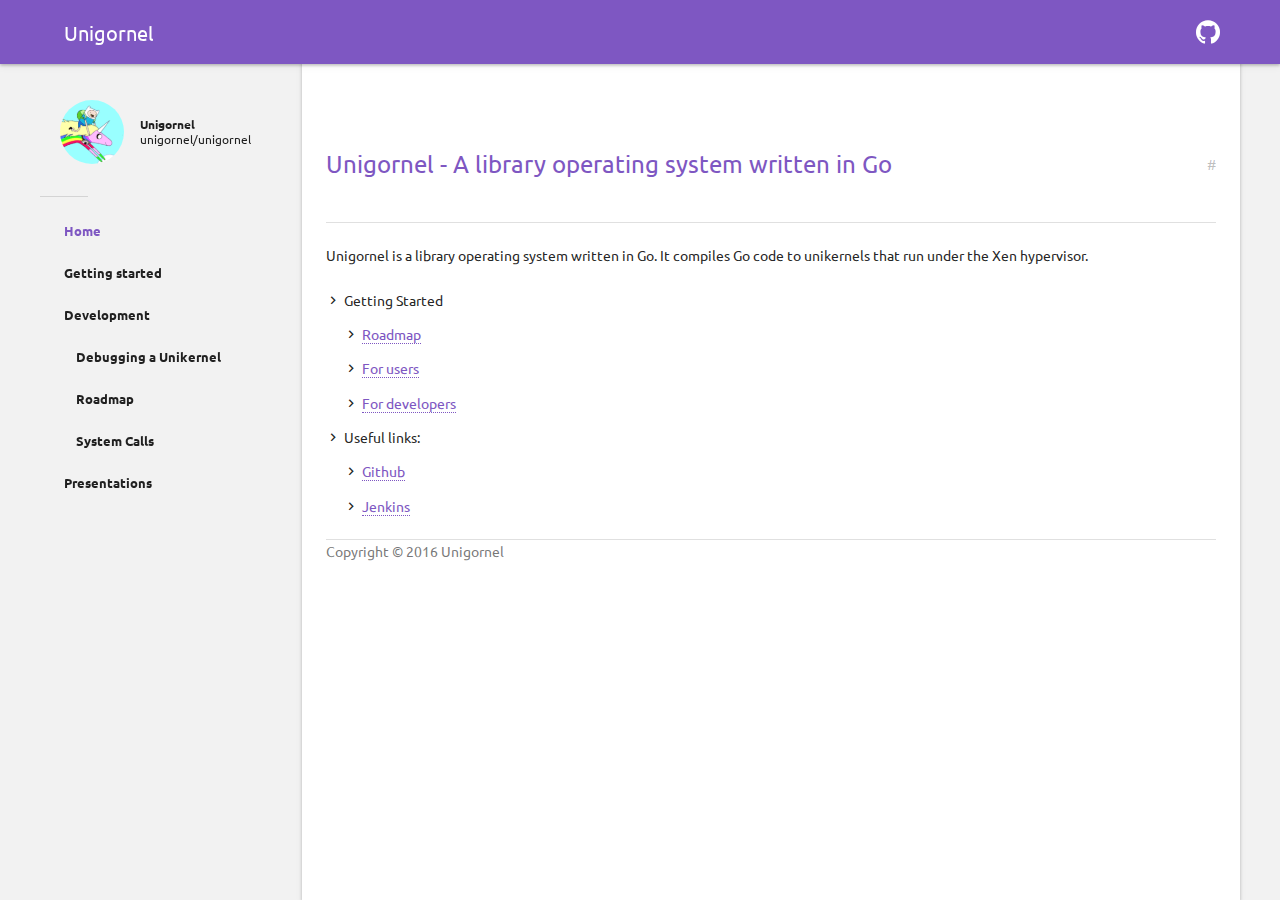
<file: index.html>
<!DOCTYPE html>
  
  
  
  
   <html class="no-js"> 

  <head lang="en-us">
    <meta charset="utf-8">
    <meta name="viewport" content="width=device-width,user-scalable=no,initial-scale=1,maximum-scale=1">
    <title>Unigornel</title>
    <meta name="generator" content="Hugo 0.17-DEV" />

    
    <meta name="description" content="A material design theme for documentations.">
    
    <link rel="canonical" href="./">
    

    <meta property="og:url" content="/">
    <meta property="og:title" content="Unigornel">
    <meta property="og:image" content="/images/logo.png">
    <meta name="apple-mobile-web-app-title" content="Unigornel">
    <meta name="apple-mobile-web-app-capable" content="yes">
    <meta name="apple-mobile-web-app-status-bar-style" content="black-translucent">

    <link rel="shortcut icon" type="image/x-icon" href="./images/favicon.ico">
    <link rel="icon" type="image/x-icon" href="./images/favicon.ico">

    <style>
      @font-face {
        font-family: 'Icon';
        src: url('/fonts/icon.eot?52m981');
        src: url('/fonts/icon.eot?#iefix52m981')
               format('embedded-opentype'),
             url('/fonts/icon.woff?52m981')
               format('woff'),
             url('/fonts/icon.ttf?52m981')
               format('truetype'),
             url('/fonts/icon.svg?52m981#icon')
               format('svg');
        font-weight: normal;
        font-style: normal;
      }
    </style>

    <link rel="stylesheet" href="./stylesheets/application.css">
    <link rel="stylesheet" href="./stylesheets/palettes.css">
    <link rel="stylesheet" href="./stylesheets/highlight/highlight.css">

    
    
    
    <link rel="stylesheet" href="//fonts.googleapis.com/css?family=Ubuntu:400,700|Ubuntu%2bMono">
    <style>
      body, input {
        font-family: 'Ubuntu', Helvetica, Arial, sans-serif;
      }
      pre, code {
        font-family: 'Ubuntu Mono', 'Courier New', 'Courier', monospace;
      }
    </style>

    
    <script src="./javascripts/modernizr.js"></script>

    
    <link href="./index.xml" rel="alternate" type="application/rss+xml" title="Unigornel" />
    <link href="./index.xml" rel="feed" type="application/rss+xml" title="Unigornel" />
    

  </head>
  <body class="palette-primary-deep-purple palette-accent-light-green">



	
	


<div class="backdrop">
	<div class="backdrop-paper"></div>
</div>

<input class="toggle" type="checkbox" id="toggle-drawer">
<input class="toggle" type="checkbox" id="toggle-search">
<label class="toggle-button overlay" for="toggle-drawer"></label>

<header class="header">
	<nav aria-label="Header">
  <div class="bar default">
    <div class="button button-menu" role="button" aria-label="Menu">
      <label class="toggle-button icon icon-menu" for="toggle-drawer">
        <span></span>
      </label>
    </div>
    <div class="stretch">
      <div class="title">
        Unigornel
      </div>
    </div>

    

    
    <div class="button button-github" role="button" aria-label="GitHub">
      <a href="https://github.com/Unigornel" title="@Unigornel on GitHub" target="_blank" class="toggle-button icon icon-github"></a>
    </div>
    
    
        
  </div>
  <div class="bar search">
    <div class="button button-close" role="button" aria-label="Close">
      <label class="toggle-button icon icon-back" for="toggle-search"></label>
    </div>
    <div class="stretch">
      <div class="field">
        <input class="query" type="text" placeholder="Search" autocapitalize="off" autocorrect="off" autocomplete="off" spellcheck>
      </div>
    </div>
    <div class="button button-reset" role="button" aria-label="Search">
      <button class="toggle-button icon icon-close" id="reset-search"></button>
    </div>
  </div>
</nav>
</header>

<main class="main">
	<div class="drawer">
		<nav aria-label="Navigation">
  <a href="https://github.com/unigornel/unigornel" class="project">
    <div class="banner">
      
        <div class="logo">
          <img src="./images/logo.png">
        </div>
      
      <div class="name">
        <strong>Unigornel </strong>
        
          <br>
          unigornel/unigornel
        
      </div>
    </div>
  </a>

  <div class="scrollable">
    <div class="wrapper">
      <hr>
      <div class="toc">
        
        <ul>
          




<li>
  
    



<a class="current" title="Home" href="./">
	
	Home
</a>


<ul id="scrollspy">
</ul>

  
</li>



<li>
  
    



<a  title="Getting started" href="./getting-started/">
	
	Getting started
</a>


  
</li>



<li>
  
    



<a  title="Development" href="./development/">
	
	Development
</a>


    <ul>
      
        
        



<a  title="Debugging a Unikernel" href="./development/debugging/">
	
	Debugging a Unikernel
</a>


      
        
        



<a  title="Roadmap" href="./development/roadmap/">
	
	Roadmap
</a>


      
        
        



<a  title="System Calls" href="./development/systemcalls/">
	
	System Calls
</a>


      
    </ul>
  
</li>



<li>
  
    



<a  title="Presentations" href="./presentations/">
	
	Presentations
</a>


  
</li>


        </ul>
        

        
      </div>
    </div>
  </div>
</nav>

	</div>

	<article class="article">
		<div class="wrapper">
			
				<h1>Unigornel - A library operating system written in Go </h1>

				<p>Unigornel is a library operating system written in Go. It compiles Go code to unikernels that run under the Xen hypervisor.</p>

<ul>
<li>Getting Started

<ul>
<li><a href="./development/roadmap/">Roadmap</a></li>
<li><a href="./getting-started/">For users</a></li>
<li><a href="./development/">For developers</a></li>
</ul></li>
<li>Useful links:

<ul>
<li><a href="https://github.com/unigornel">Github</a></li>
<li><a href="https://jenkins.unigornel.org/">Jenkins</a></li>
</ul></li>
</ul>

			

            <aside class="copyright" role="note">
    <hr>
	
    Copyright &copy; 2016 Unigornel
    
    </aside>


			<footer class="footer">
				

			</footer>
		</div>
	</article>

	<div class="results" role="status" aria-live="polite">
		<div class="scrollable">
			<div class="wrapper">
				<div class="meta"></div>
				<div class="list"></div>
			</div>
		</div>
	</div>
</main>

    <script>
    
      var base_url = '\/';
      var repo_id  = 'unigornel\/unigornel';
    
    </script>

    <script src="./javascripts/application.js"></script>
    

    <script>
      /* Add headers to scrollspy */
      var headers   = document.getElementsByTagName("h2");
      var scrollspy = document.getElementById('scrollspy');

      if(scrollspy) {
        if(headers.length > 0) {
          for(var i = 0; i < headers.length; i++) {
            var li = document.createElement("li");
            li.setAttribute("class", "anchor");

            var a  = document.createElement("a");
            a.setAttribute("href", "#" + headers[i].id);
            a.setAttribute("title", headers[i].innerHTML);
            a.innerHTML = headers[i].innerHTML;
            
            li.appendChild(a)
            scrollspy.appendChild(li);
          }
        } else {
          scrollspy.parentElement.removeChild(scrollspy)
        }
        

        /* Add permanent link next to the headers */
        var headers = document.querySelectorAll("h1, h2, h3, h4, h5, h6");

        for(var i = 0; i < headers.length; i++) {
            var a = document.createElement("a");
            a.setAttribute("class", "headerlink");
            a.setAttribute("href", "#" + headers[i].id);
            a.setAttribute("title", "Permanent link")
            a.innerHTML = "#";
            headers[i].appendChild(a);
        }
      }
    </script>

    

    <script src="//gohugo.io/js/highlight.pack.js"></script>
    <script>hljs.initHighlightingOnLoad();</script>
  </body>
</html>
</file>
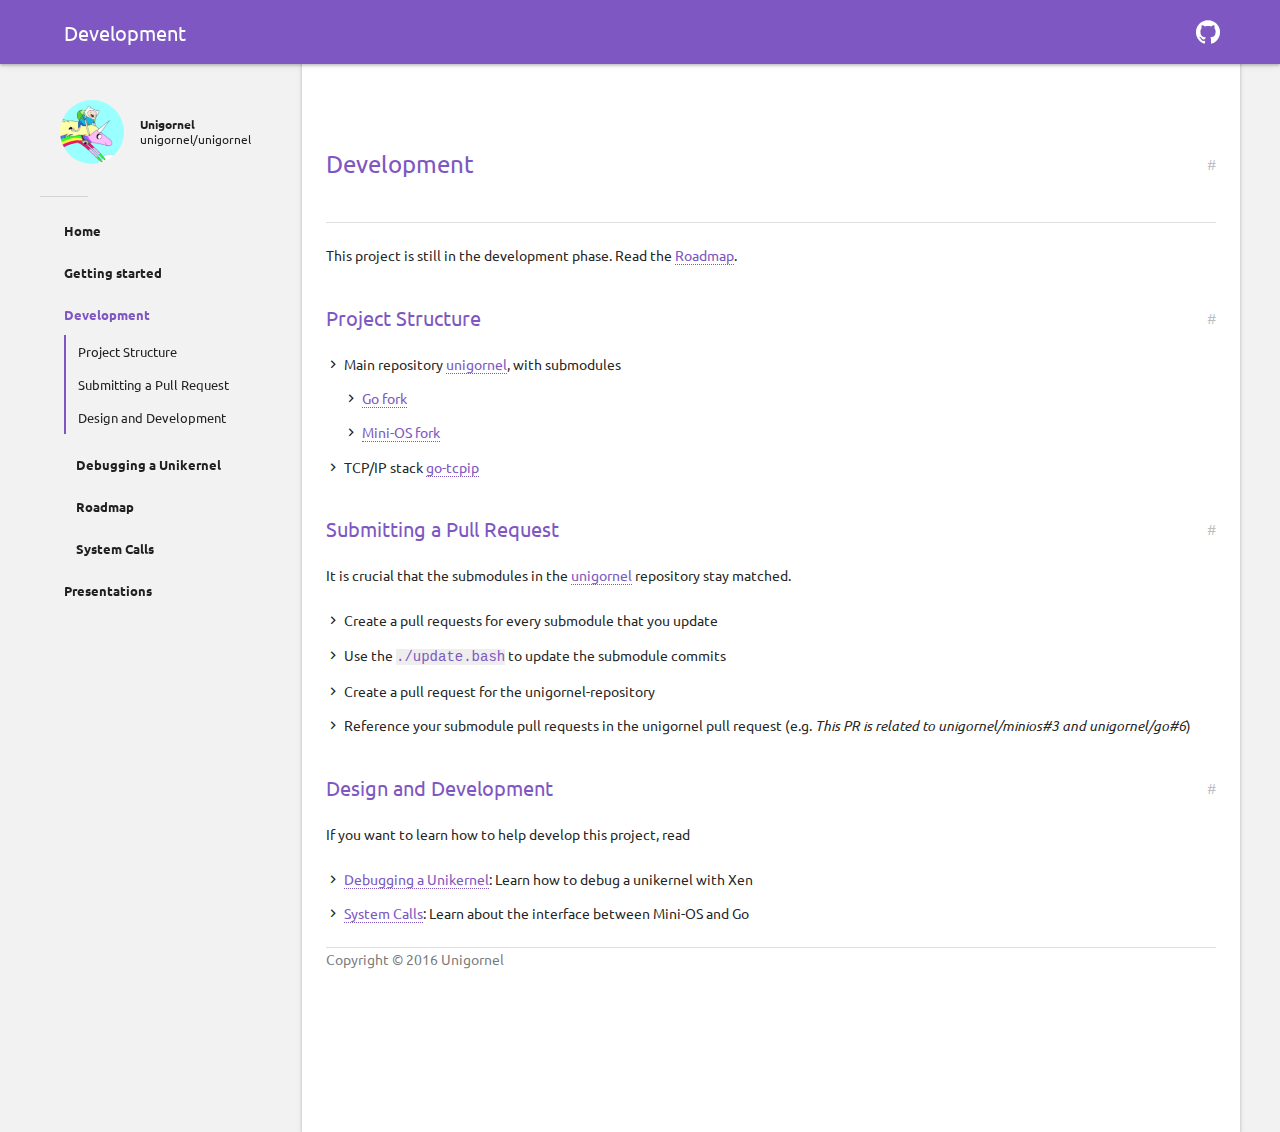
<file: development/index.html>
<!DOCTYPE html>
  
  
  
  
   <html class="no-js"> 

  <head lang="en-us">
    <meta charset="utf-8">
    <meta name="viewport" content="width=device-width,user-scalable=no,initial-scale=1,maximum-scale=1">
    <title>Development - Unigornel</title>
    <meta name="generator" content="Hugo 0.17-DEV" />

    
    <meta name="description" content="A material design theme for documentations.">
    
    <link rel="canonical" href="../development/">
    

    <meta property="og:url" content="/development/">
    <meta property="og:title" content="Unigornel">
    <meta property="og:image" content="/images/logo.png">
    <meta name="apple-mobile-web-app-title" content="Unigornel">
    <meta name="apple-mobile-web-app-capable" content="yes">
    <meta name="apple-mobile-web-app-status-bar-style" content="black-translucent">

    <link rel="shortcut icon" type="image/x-icon" href="../images/favicon.ico">
    <link rel="icon" type="image/x-icon" href="../images/favicon.ico">

    <style>
      @font-face {
        font-family: 'Icon';
        src: url('/fonts/icon.eot?52m981');
        src: url('/fonts/icon.eot?#iefix52m981')
               format('embedded-opentype'),
             url('/fonts/icon.woff?52m981')
               format('woff'),
             url('/fonts/icon.ttf?52m981')
               format('truetype'),
             url('/fonts/icon.svg?52m981#icon')
               format('svg');
        font-weight: normal;
        font-style: normal;
      }
    </style>

    <link rel="stylesheet" href="../stylesheets/application.css">
    <link rel="stylesheet" href="../stylesheets/palettes.css">
    <link rel="stylesheet" href="../stylesheets/highlight/highlight.css">

    
    
    
    <link rel="stylesheet" href="//fonts.googleapis.com/css?family=Ubuntu:400,700|Ubuntu%2bMono">
    <style>
      body, input {
        font-family: 'Ubuntu', Helvetica, Arial, sans-serif;
      }
      pre, code {
        font-family: 'Ubuntu Mono', 'Courier New', 'Courier', monospace;
      }
    </style>

    
    <script src="../javascripts/modernizr.js"></script>

    

  </head>
  <body class="palette-primary-deep-purple palette-accent-light-green">



	
	


<div class="backdrop">
	<div class="backdrop-paper"></div>
</div>

<input class="toggle" type="checkbox" id="toggle-drawer">
<input class="toggle" type="checkbox" id="toggle-search">
<label class="toggle-button overlay" for="toggle-drawer"></label>

<header class="header">
	<nav aria-label="Header">
  <div class="bar default">
    <div class="button button-menu" role="button" aria-label="Menu">
      <label class="toggle-button icon icon-menu" for="toggle-drawer">
        <span></span>
      </label>
    </div>
    <div class="stretch">
      <div class="title">
        Development
      </div>
    </div>

    

    
    <div class="button button-github" role="button" aria-label="GitHub">
      <a href="https://github.com/Unigornel" title="@Unigornel on GitHub" target="_blank" class="toggle-button icon icon-github"></a>
    </div>
    
    
        
  </div>
  <div class="bar search">
    <div class="button button-close" role="button" aria-label="Close">
      <label class="toggle-button icon icon-back" for="toggle-search"></label>
    </div>
    <div class="stretch">
      <div class="field">
        <input class="query" type="text" placeholder="Search" autocapitalize="off" autocorrect="off" autocomplete="off" spellcheck>
      </div>
    </div>
    <div class="button button-reset" role="button" aria-label="Search">
      <button class="toggle-button icon icon-close" id="reset-search"></button>
    </div>
  </div>
</nav>
</header>

<main class="main">
	<div class="drawer">
		<nav aria-label="Navigation">
  <a href="https://github.com/unigornel/unigornel" class="project">
    <div class="banner">
      
        <div class="logo">
          <img src="../images/logo.png">
        </div>
      
      <div class="name">
        <strong>Unigornel </strong>
        
          <br>
          unigornel/unigornel
        
      </div>
    </div>
  </a>

  <div class="scrollable">
    <div class="wrapper">
      <hr>
      <div class="toc">
        
        <ul>
          




<li>
  
    



<a  title="Home" href="../">
	
	Home
</a>


  
</li>



<li>
  
    



<a  title="Getting started" href="../getting-started/">
	
	Getting started
</a>


  
</li>



<li>
  
    



<a class="current" title="Development" href="../development/">
	
	Development
</a>


<ul id="scrollspy">
</ul>

    <ul>
      
        
        



<a  title="Debugging a Unikernel" href="../development/debugging/">
	
	Debugging a Unikernel
</a>


      
        
        



<a  title="Roadmap" href="../development/roadmap/">
	
	Roadmap
</a>


      
        
        



<a  title="System Calls" href="../development/systemcalls/">
	
	System Calls
</a>


      
    </ul>
  
</li>



<li>
  
    



<a  title="Presentations" href="../presentations/">
	
	Presentations
</a>


  
</li>


        </ul>
        

        
      </div>
    </div>
  </div>
</nav>

	</div>

	<article class="article">
		<div class="wrapper">
			<h1>Development </h1>

			

<p>This project is still in the development phase. Read the <a href="../development/roadmap/">Roadmap</a>.</p>

<h2 id="project-structure">Project Structure</h2>

<ul>
<li>Main repository <a href="https://github.com/unigornel/unigornel">unigornel</a>, with submodules

<ul>
<li><a href="https://github.com/unigornel/go">Go fork</a></li>
<li><a href="https://github.com/unigornel/minios">Mini-OS fork</a></li>
</ul></li>
<li>TCP/IP stack <a href="https://github.com/unigornel/go-tcpip">go-tcpip</a></li>
</ul>

<h2 id="submitting-a-pull-request">Submitting a Pull Request</h2>

<p>It is crucial that the submodules in the <a href="https://github.com/unigornel/unigornel">unigornel</a> repository stay matched.</p>

<ul>
<li>Create a pull requests for every submodule that you update</li>
<li>Use the <code>./update.bash</code> to update the submodule commits</li>
<li>Create a pull request for the unigornel-repository</li>
<li>Reference your submodule pull requests in the unigornel pull request (e.g. <em>This PR is related to unigornel/minios#3 and unigornel/go#6</em>)</li>
</ul>

<h2 id="design-and-development">Design and Development</h2>

<p>If you want to learn how to help develop this project, read</p>

<ul>
<li><a href="../development/debugging/">Debugging a Unikernel</a>: Learn how to debug a unikernel with Xen</li>
<li><a href="../development/systemcalls/">System Calls</a>: Learn about the interface between Mini-OS and Go</li>
</ul>


            <aside class="copyright" role="note">
    <hr>
	
    Copyright &copy; 2016 Unigornel
    
    </aside>


			<footer class="footer">
				

			</footer>
		</div>
	</article>

	<div class="results" role="status" aria-live="polite">
		<div class="scrollable">
			<div class="wrapper">
				<div class="meta"></div>
				<div class="list"></div>
			</div>
		</div>
	</div>
</main>

    <script>
    
      var base_url = '\/';
      var repo_id  = 'unigornel\/unigornel';
    
    </script>

    <script src="../javascripts/application.js"></script>
    

    <script>
      /* Add headers to scrollspy */
      var headers   = document.getElementsByTagName("h2");
      var scrollspy = document.getElementById('scrollspy');

      if(scrollspy) {
        if(headers.length > 0) {
          for(var i = 0; i < headers.length; i++) {
            var li = document.createElement("li");
            li.setAttribute("class", "anchor");

            var a  = document.createElement("a");
            a.setAttribute("href", "#" + headers[i].id);
            a.setAttribute("title", headers[i].innerHTML);
            a.innerHTML = headers[i].innerHTML;
            
            li.appendChild(a)
            scrollspy.appendChild(li);
          }
        } else {
          scrollspy.parentElement.removeChild(scrollspy)
        }
        

        /* Add permanent link next to the headers */
        var headers = document.querySelectorAll("h1, h2, h3, h4, h5, h6");

        for(var i = 0; i < headers.length; i++) {
            var a = document.createElement("a");
            a.setAttribute("class", "headerlink");
            a.setAttribute("href", "#" + headers[i].id);
            a.setAttribute("title", "Permanent link")
            a.innerHTML = "#";
            headers[i].appendChild(a);
        }
      }
    </script>

    

    <script src="//gohugo.io/js/highlight.pack.js"></script>
    <script>hljs.initHighlightingOnLoad();</script>
  </body>
</html>
</file>
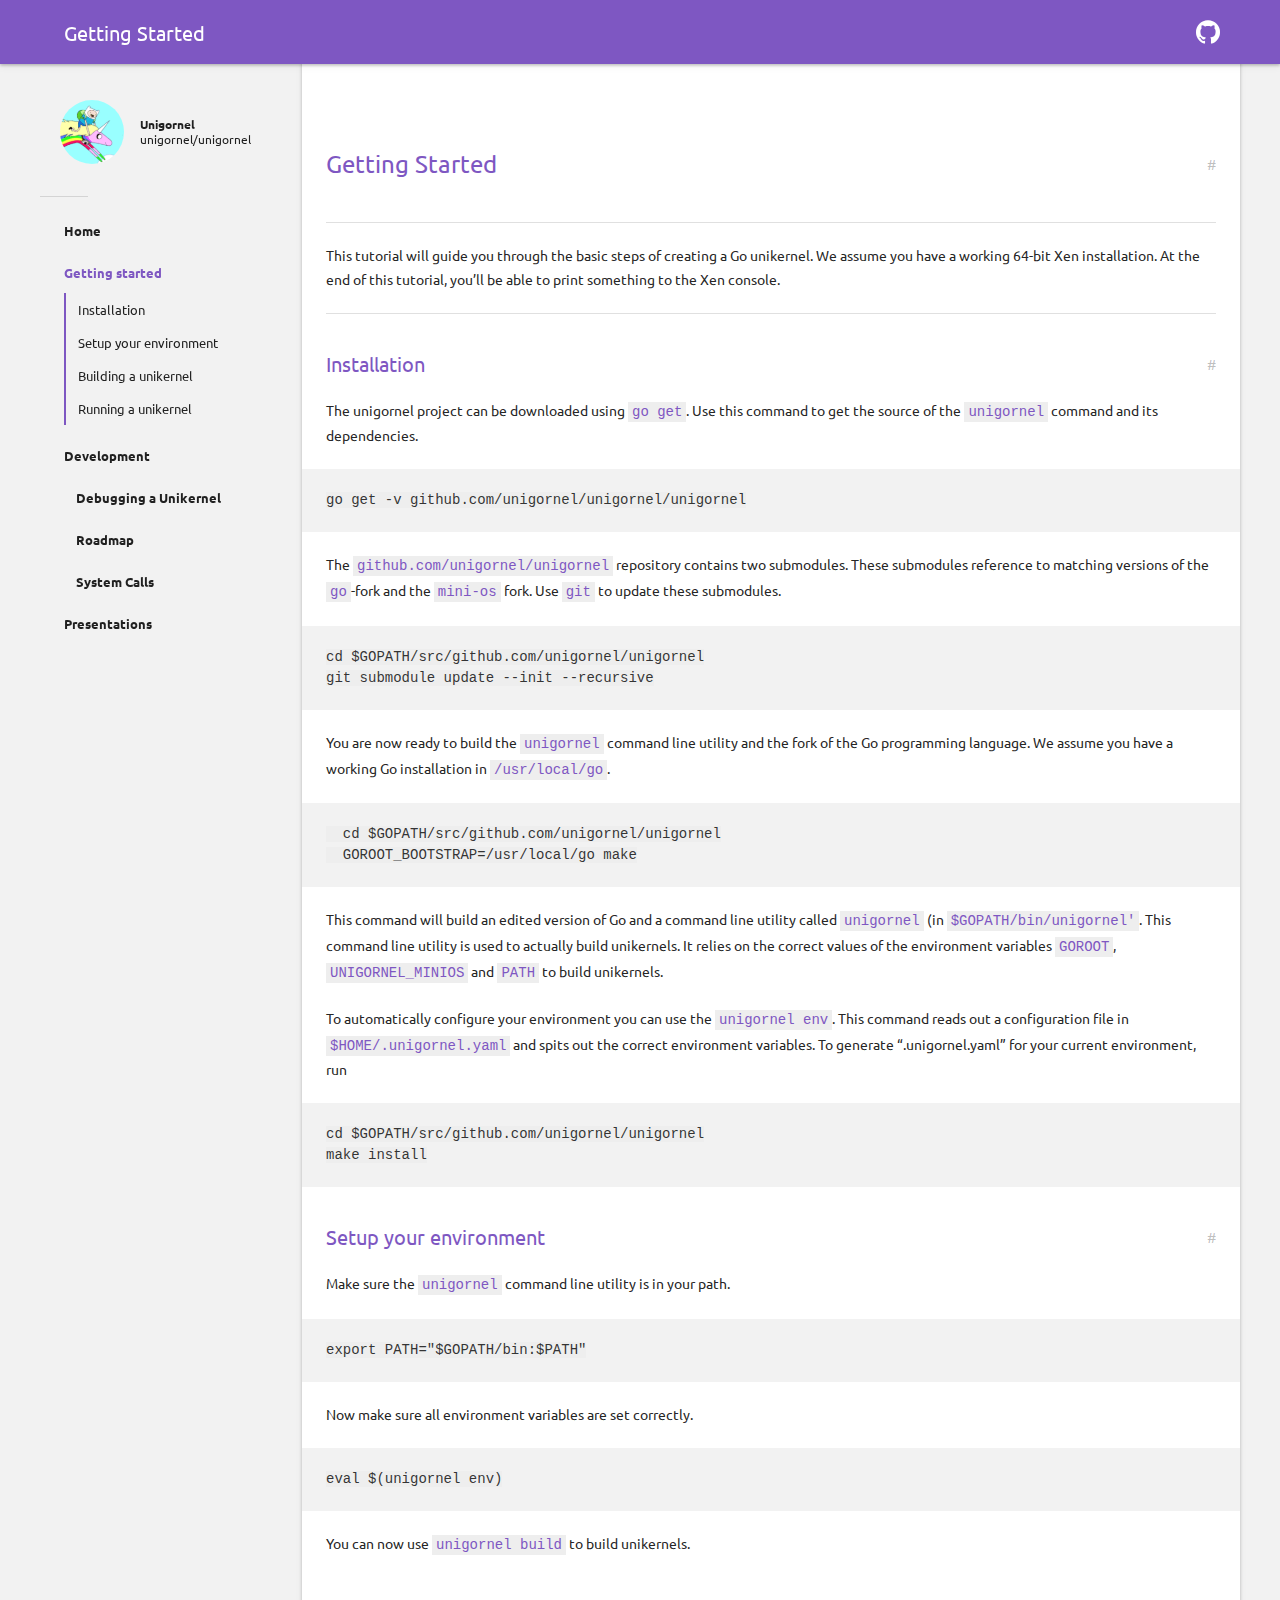
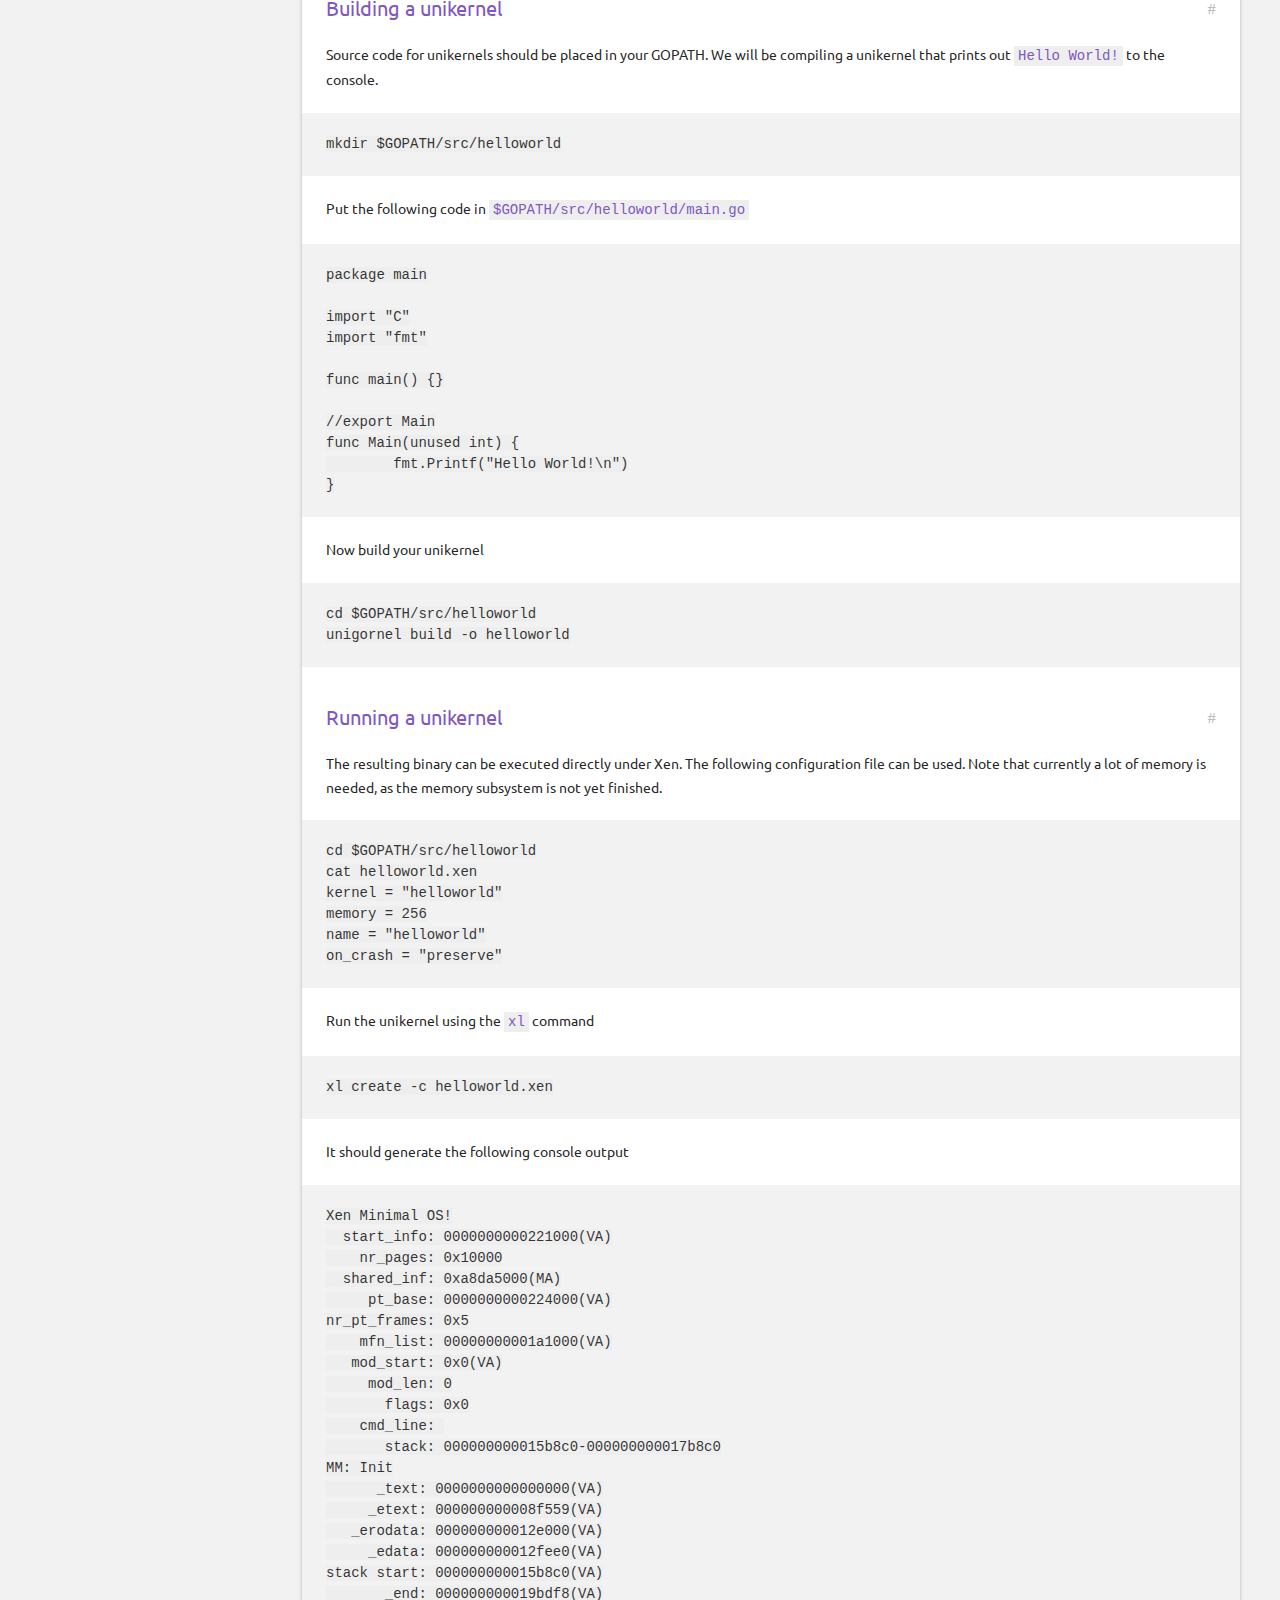
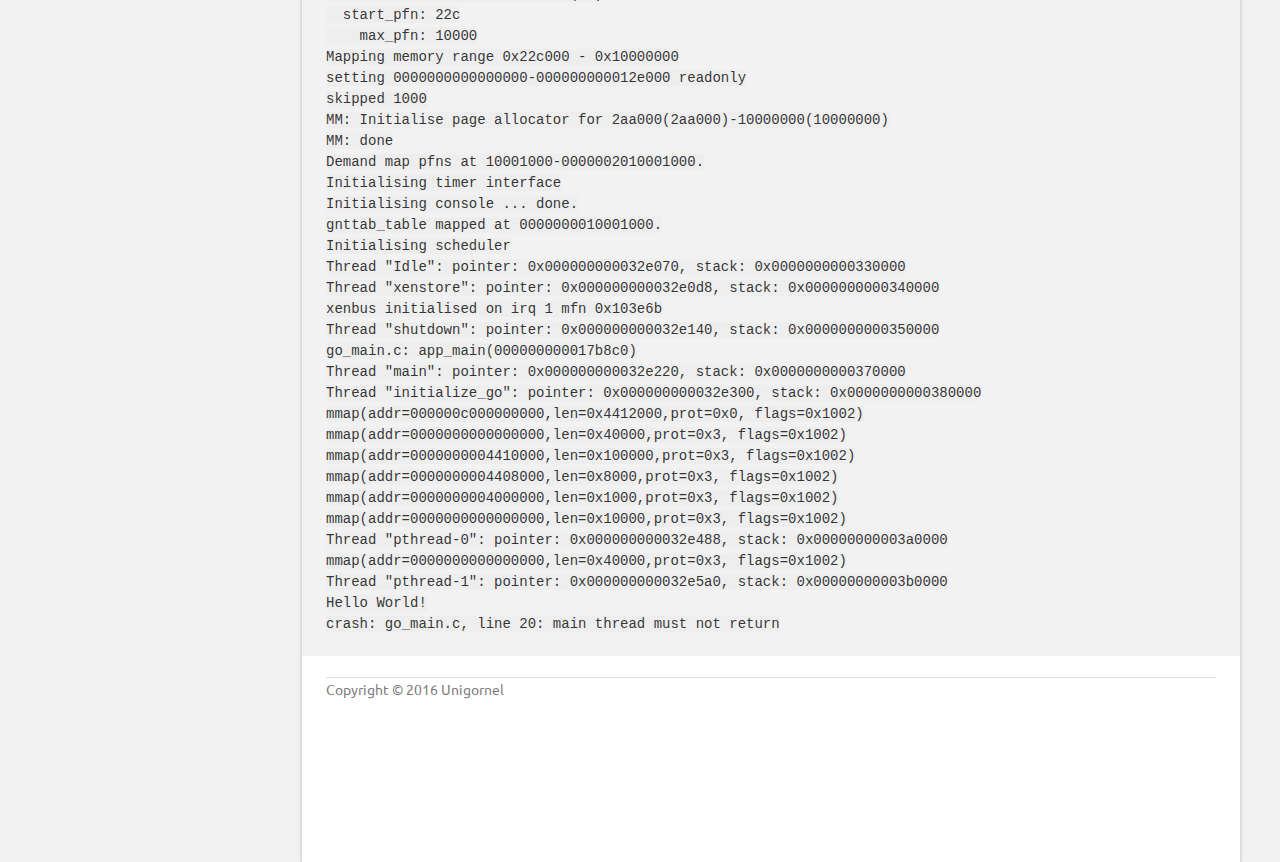
<file: getting-started/index.html>
<!DOCTYPE html>
  
  
  
  
   <html class="no-js"> 

  <head lang="en-us">
    <meta charset="utf-8">
    <meta name="viewport" content="width=device-width,user-scalable=no,initial-scale=1,maximum-scale=1">
    <title>Getting Started - Unigornel</title>
    <meta name="generator" content="Hugo 0.17-DEV" />

    
    <meta name="description" content="A material design theme for documentations.">
    
    <link rel="canonical" href="../getting-started/">
    

    <meta property="og:url" content="/getting-started/">
    <meta property="og:title" content="Unigornel">
    <meta property="og:image" content="/images/logo.png">
    <meta name="apple-mobile-web-app-title" content="Unigornel">
    <meta name="apple-mobile-web-app-capable" content="yes">
    <meta name="apple-mobile-web-app-status-bar-style" content="black-translucent">

    <link rel="shortcut icon" type="image/x-icon" href="../images/favicon.ico">
    <link rel="icon" type="image/x-icon" href="../images/favicon.ico">

    <style>
      @font-face {
        font-family: 'Icon';
        src: url('/fonts/icon.eot?52m981');
        src: url('/fonts/icon.eot?#iefix52m981')
               format('embedded-opentype'),
             url('/fonts/icon.woff?52m981')
               format('woff'),
             url('/fonts/icon.ttf?52m981')
               format('truetype'),
             url('/fonts/icon.svg?52m981#icon')
               format('svg');
        font-weight: normal;
        font-style: normal;
      }
    </style>

    <link rel="stylesheet" href="../stylesheets/application.css">
    <link rel="stylesheet" href="../stylesheets/palettes.css">
    <link rel="stylesheet" href="../stylesheets/highlight/highlight.css">

    
    
    
    <link rel="stylesheet" href="//fonts.googleapis.com/css?family=Ubuntu:400,700|Ubuntu%2bMono">
    <style>
      body, input {
        font-family: 'Ubuntu', Helvetica, Arial, sans-serif;
      }
      pre, code {
        font-family: 'Ubuntu Mono', 'Courier New', 'Courier', monospace;
      }
    </style>

    
    <script src="../javascripts/modernizr.js"></script>

    

  </head>
  <body class="palette-primary-deep-purple palette-accent-light-green">



	
	


<div class="backdrop">
	<div class="backdrop-paper"></div>
</div>

<input class="toggle" type="checkbox" id="toggle-drawer">
<input class="toggle" type="checkbox" id="toggle-search">
<label class="toggle-button overlay" for="toggle-drawer"></label>

<header class="header">
	<nav aria-label="Header">
  <div class="bar default">
    <div class="button button-menu" role="button" aria-label="Menu">
      <label class="toggle-button icon icon-menu" for="toggle-drawer">
        <span></span>
      </label>
    </div>
    <div class="stretch">
      <div class="title">
        Getting Started
      </div>
    </div>

    

    
    <div class="button button-github" role="button" aria-label="GitHub">
      <a href="https://github.com/Unigornel" title="@Unigornel on GitHub" target="_blank" class="toggle-button icon icon-github"></a>
    </div>
    
    
        
  </div>
  <div class="bar search">
    <div class="button button-close" role="button" aria-label="Close">
      <label class="toggle-button icon icon-back" for="toggle-search"></label>
    </div>
    <div class="stretch">
      <div class="field">
        <input class="query" type="text" placeholder="Search" autocapitalize="off" autocorrect="off" autocomplete="off" spellcheck>
      </div>
    </div>
    <div class="button button-reset" role="button" aria-label="Search">
      <button class="toggle-button icon icon-close" id="reset-search"></button>
    </div>
  </div>
</nav>
</header>

<main class="main">
	<div class="drawer">
		<nav aria-label="Navigation">
  <a href="https://github.com/unigornel/unigornel" class="project">
    <div class="banner">
      
        <div class="logo">
          <img src="../images/logo.png">
        </div>
      
      <div class="name">
        <strong>Unigornel </strong>
        
          <br>
          unigornel/unigornel
        
      </div>
    </div>
  </a>

  <div class="scrollable">
    <div class="wrapper">
      <hr>
      <div class="toc">
        
        <ul>
          




<li>
  
    



<a  title="Home" href="../">
	
	Home
</a>


  
</li>



<li>
  
    



<a class="current" title="Getting started" href="../getting-started/">
	
	Getting started
</a>


<ul id="scrollspy">
</ul>

  
</li>



<li>
  
    



<a  title="Development" href="../development/">
	
	Development
</a>


    <ul>
      
        
        



<a  title="Debugging a Unikernel" href="../development/debugging/">
	
	Debugging a Unikernel
</a>


      
        
        



<a  title="Roadmap" href="../development/roadmap/">
	
	Roadmap
</a>


      
        
        



<a  title="System Calls" href="../development/systemcalls/">
	
	System Calls
</a>


      
    </ul>
  
</li>



<li>
  
    



<a  title="Presentations" href="../presentations/">
	
	Presentations
</a>


  
</li>


        </ul>
        

        
      </div>
    </div>
  </div>
</nav>

	</div>

	<article class="article">
		<div class="wrapper">
			<h1>Getting Started </h1>

			

<p>This tutorial will guide you through the basic steps of creating a Go unikernel. We assume you have a working 64-bit Xen installation. At the end of this tutorial, you&rsquo;ll be able to print something to the Xen console.</p>

<hr />

<h2 id="installation">Installation</h2>

<p>The unigornel project can be downloaded using <code>go get</code>. Use this command to get the source of the <code>unigornel</code> command and its dependencies.</p>

<pre><code class="language-sh">go get -v github.com/unigornel/unigornel/unigornel
</code></pre>

<p>The <code>github.com/unigornel/unigornel</code> repository contains two submodules. These submodules reference to matching versions of the <code>go</code>-fork and the <code>mini-os</code> fork. Use <code>git</code> to update these submodules.</p>

<pre><code class="language-sh">cd $GOPATH/src/github.com/unigornel/unigornel
git submodule update --init --recursive
</code></pre>

<p>You are now ready to build the <code>unigornel</code> command line utility and the fork of the Go programming language. We assume you have a working Go installation in <code>/usr/local/go</code>.</p>

<pre><code class="language-sh">  cd $GOPATH/src/github.com/unigornel/unigornel
  GOROOT_BOOTSTRAP=/usr/local/go make
</code></pre>

<p>This command will build an edited version of Go and a command line utility called <code>unigornel</code> (in <code>$GOPATH/bin/unigornel'</code>. This command line utility is used to actually build unikernels. It relies on the correct values of the environment variables <code>GOROOT</code>, <code>UNIGORNEL_MINIOS</code> and <code>PATH</code> to build unikernels.</p>

<p>To automatically configure your environment you can use the <code>unigornel env</code>. This command reads out a configuration file in <code>$HOME/.unigornel.yaml</code> and spits out the correct environment variables. To generate &ldquo;.unigornel.yaml&rdquo; for your current environment, run</p>

<pre><code class="language-sh">cd $GOPATH/src/github.com/unigornel/unigornel
make install
</code></pre>

<h2 id="setup-your-environment">Setup your environment</h2>

<p>Make sure the <code>unigornel</code> command line utility is in your path.</p>

<pre><code class="language-sh">export PATH=&quot;$GOPATH/bin:$PATH&quot;
</code></pre>

<p>Now make sure all environment variables are set correctly.</p>

<pre><code class="language-sh">eval $(unigornel env)
</code></pre>

<p>You can now use <code>unigornel build</code> to build unikernels.</p>

<h2 id="building-a-unikernel">Building a unikernel</h2>

<p>Source code for unikernels should be placed in your GOPATH. We will be compiling a unikernel that prints out <code>Hello World!</code> to the console.</p>

<pre><code class="language-sh">mkdir $GOPATH/src/helloworld
</code></pre>

<p>Put the following code in <code>$GOPATH/src/helloworld/main.go</code></p>

<pre><code class="language-Go">package main

import &quot;C&quot;
import &quot;fmt&quot;

func main() {}

//export Main
func Main(unused int) {
	fmt.Printf(&quot;Hello World!\n&quot;)
}
</code></pre>

<p>Now build your unikernel</p>

<pre><code class="language-sh">cd $GOPATH/src/helloworld
unigornel build -o helloworld
</code></pre>

<h2 id="running-a-unikernel">Running a unikernel</h2>

<p>The resulting binary can be executed directly under Xen. The following configuration file can be used. Note that currently a lot of memory is needed, as the memory subsystem is not yet finished.</p>

<pre><code class="language-sh">cd $GOPATH/src/helloworld
cat helloworld.xen
kernel = &quot;helloworld&quot;
memory = 256
name = &quot;helloworld&quot;
on_crash = &quot;preserve&quot;
</code></pre>

<p>Run the unikernel using the <code>xl</code> command</p>

<pre><code class="language-sh">xl create -c helloworld.xen
</code></pre>

<p>It should generate the following console output</p>

<pre><code class="language-sh">Xen Minimal OS!
  start_info: 0000000000221000(VA)
    nr_pages: 0x10000
  shared_inf: 0xa8da5000(MA)
     pt_base: 0000000000224000(VA)
nr_pt_frames: 0x5
    mfn_list: 00000000001a1000(VA)
   mod_start: 0x0(VA)
     mod_len: 0
       flags: 0x0
    cmd_line: 
       stack: 000000000015b8c0-000000000017b8c0
MM: Init
      _text: 0000000000000000(VA)
     _etext: 000000000008f559(VA)
   _erodata: 000000000012e000(VA)
     _edata: 000000000012fee0(VA)
stack start: 000000000015b8c0(VA)
       _end: 000000000019bdf8(VA)
  start_pfn: 22c
    max_pfn: 10000
Mapping memory range 0x22c000 - 0x10000000
setting 0000000000000000-000000000012e000 readonly
skipped 1000
MM: Initialise page allocator for 2aa000(2aa000)-10000000(10000000)
MM: done
Demand map pfns at 10001000-0000002010001000.
Initialising timer interface
Initialising console ... done.
gnttab_table mapped at 0000000010001000.
Initialising scheduler
Thread &quot;Idle&quot;: pointer: 0x000000000032e070, stack: 0x0000000000330000
Thread &quot;xenstore&quot;: pointer: 0x000000000032e0d8, stack: 0x0000000000340000
xenbus initialised on irq 1 mfn 0x103e6b
Thread &quot;shutdown&quot;: pointer: 0x000000000032e140, stack: 0x0000000000350000
go_main.c: app_main(000000000017b8c0)
Thread &quot;main&quot;: pointer: 0x000000000032e220, stack: 0x0000000000370000
Thread &quot;initialize_go&quot;: pointer: 0x000000000032e300, stack: 0x0000000000380000
mmap(addr=000000c000000000,len=0x4412000,prot=0x0, flags=0x1002)
mmap(addr=0000000000000000,len=0x40000,prot=0x3, flags=0x1002)
mmap(addr=0000000004410000,len=0x100000,prot=0x3, flags=0x1002)
mmap(addr=0000000004408000,len=0x8000,prot=0x3, flags=0x1002)
mmap(addr=0000000004000000,len=0x1000,prot=0x3, flags=0x1002)
mmap(addr=0000000000000000,len=0x10000,prot=0x3, flags=0x1002)
Thread &quot;pthread-0&quot;: pointer: 0x000000000032e488, stack: 0x00000000003a0000
mmap(addr=0000000000000000,len=0x40000,prot=0x3, flags=0x1002)
Thread &quot;pthread-1&quot;: pointer: 0x000000000032e5a0, stack: 0x00000000003b0000
Hello World!
crash: go_main.c, line 20: main thread must not return
</code></pre>


            <aside class="copyright" role="note">
    <hr>
	
    Copyright &copy; 2016 Unigornel
    
    </aside>


			<footer class="footer">
				

			</footer>
		</div>
	</article>

	<div class="results" role="status" aria-live="polite">
		<div class="scrollable">
			<div class="wrapper">
				<div class="meta"></div>
				<div class="list"></div>
			</div>
		</div>
	</div>
</main>

    <script>
    
      var base_url = '\/';
      var repo_id  = 'unigornel\/unigornel';
    
    </script>

    <script src="../javascripts/application.js"></script>
    

    <script>
      /* Add headers to scrollspy */
      var headers   = document.getElementsByTagName("h2");
      var scrollspy = document.getElementById('scrollspy');

      if(scrollspy) {
        if(headers.length > 0) {
          for(var i = 0; i < headers.length; i++) {
            var li = document.createElement("li");
            li.setAttribute("class", "anchor");

            var a  = document.createElement("a");
            a.setAttribute("href", "#" + headers[i].id);
            a.setAttribute("title", headers[i].innerHTML);
            a.innerHTML = headers[i].innerHTML;
            
            li.appendChild(a)
            scrollspy.appendChild(li);
          }
        } else {
          scrollspy.parentElement.removeChild(scrollspy)
        }
        

        /* Add permanent link next to the headers */
        var headers = document.querySelectorAll("h1, h2, h3, h4, h5, h6");

        for(var i = 0; i < headers.length; i++) {
            var a = document.createElement("a");
            a.setAttribute("class", "headerlink");
            a.setAttribute("href", "#" + headers[i].id);
            a.setAttribute("title", "Permanent link")
            a.innerHTML = "#";
            headers[i].appendChild(a);
        }
      }
    </script>

    

    <script src="//gohugo.io/js/highlight.pack.js"></script>
    <script>hljs.initHighlightingOnLoad();</script>
  </body>
</html>
</file>
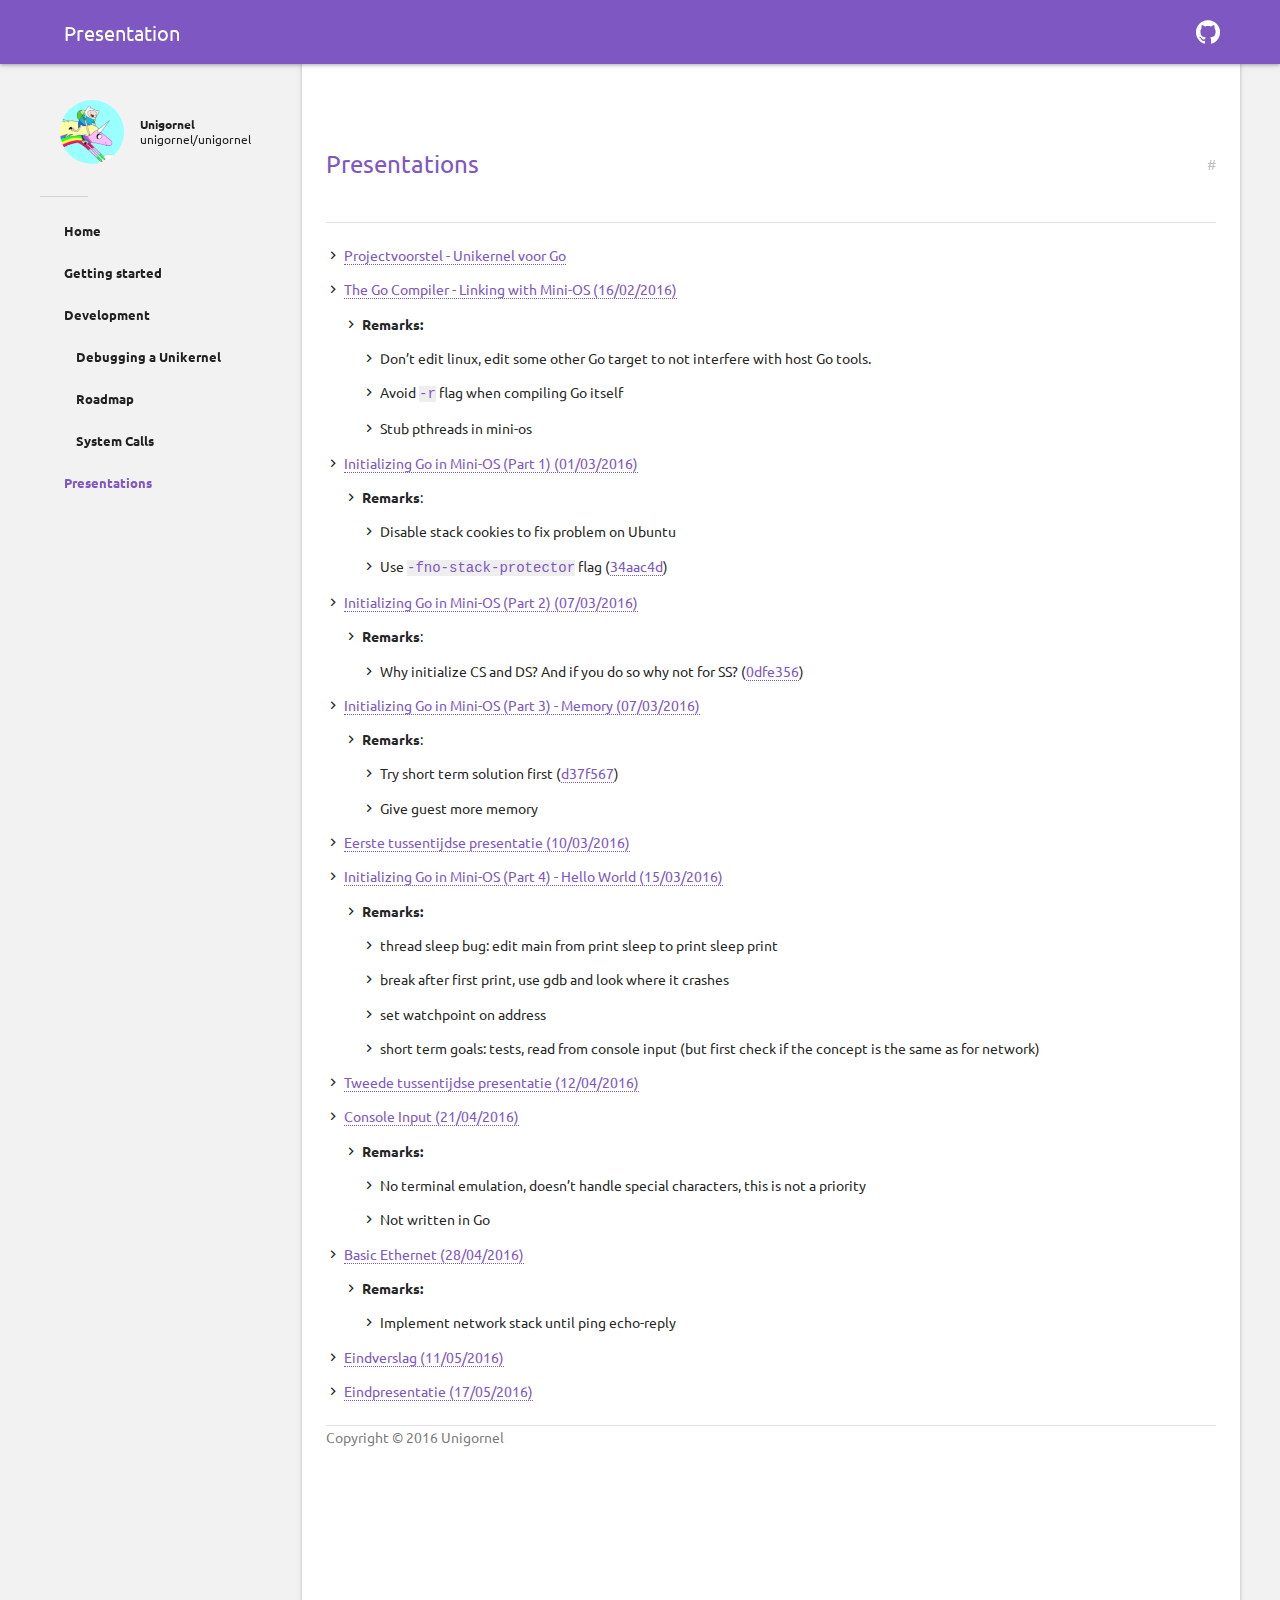
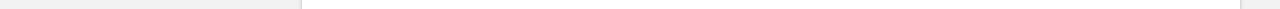
<file: presentations/index.html>
<!DOCTYPE html>
  
  
  
  
   <html class="no-js"> 

  <head lang="en-us">
    <meta charset="utf-8">
    <meta name="viewport" content="width=device-width,user-scalable=no,initial-scale=1,maximum-scale=1">
    <title>Presentations - Unigornel</title>
    <meta name="generator" content="Hugo 0.17-DEV" />

    
    <meta name="description" content="A material design theme for documentations.">
    
    <link rel="canonical" href="../presentations/">
    

    <meta property="og:url" content="/presentations/">
    <meta property="og:title" content="Unigornel">
    <meta property="og:image" content="/images/logo.png">
    <meta name="apple-mobile-web-app-title" content="Unigornel">
    <meta name="apple-mobile-web-app-capable" content="yes">
    <meta name="apple-mobile-web-app-status-bar-style" content="black-translucent">

    <link rel="shortcut icon" type="image/x-icon" href="../images/favicon.ico">
    <link rel="icon" type="image/x-icon" href="../images/favicon.ico">

    <style>
      @font-face {
        font-family: 'Icon';
        src: url('/fonts/icon.eot?52m981');
        src: url('/fonts/icon.eot?#iefix52m981')
               format('embedded-opentype'),
             url('/fonts/icon.woff?52m981')
               format('woff'),
             url('/fonts/icon.ttf?52m981')
               format('truetype'),
             url('/fonts/icon.svg?52m981#icon')
               format('svg');
        font-weight: normal;
        font-style: normal;
      }
    </style>

    <link rel="stylesheet" href="../stylesheets/application.css">
    <link rel="stylesheet" href="../stylesheets/palettes.css">
    <link rel="stylesheet" href="../stylesheets/highlight/highlight.css">

    
    
    
    <link rel="stylesheet" href="//fonts.googleapis.com/css?family=Ubuntu:400,700|Ubuntu%2bMono">
    <style>
      body, input {
        font-family: 'Ubuntu', Helvetica, Arial, sans-serif;
      }
      pre, code {
        font-family: 'Ubuntu Mono', 'Courier New', 'Courier', monospace;
      }
    </style>

    
    <script src="../javascripts/modernizr.js"></script>

    

  </head>
  <body class="palette-primary-deep-purple palette-accent-light-green">



	
	


<div class="backdrop">
	<div class="backdrop-paper"></div>
</div>

<input class="toggle" type="checkbox" id="toggle-drawer">
<input class="toggle" type="checkbox" id="toggle-search">
<label class="toggle-button overlay" for="toggle-drawer"></label>

<header class="header">
	<nav aria-label="Header">
  <div class="bar default">
    <div class="button button-menu" role="button" aria-label="Menu">
      <label class="toggle-button icon icon-menu" for="toggle-drawer">
        <span></span>
      </label>
    </div>
    <div class="stretch">
      <div class="title">
        Presentation
      </div>
    </div>

    

    
    <div class="button button-github" role="button" aria-label="GitHub">
      <a href="https://github.com/Unigornel" title="@Unigornel on GitHub" target="_blank" class="toggle-button icon icon-github"></a>
    </div>
    
    
        
  </div>
  <div class="bar search">
    <div class="button button-close" role="button" aria-label="Close">
      <label class="toggle-button icon icon-back" for="toggle-search"></label>
    </div>
    <div class="stretch">
      <div class="field">
        <input class="query" type="text" placeholder="Search" autocapitalize="off" autocorrect="off" autocomplete="off" spellcheck>
      </div>
    </div>
    <div class="button button-reset" role="button" aria-label="Search">
      <button class="toggle-button icon icon-close" id="reset-search"></button>
    </div>
  </div>
</nav>
</header>

<main class="main">
	<div class="drawer">
		<nav aria-label="Navigation">
  <a href="https://github.com/unigornel/unigornel" class="project">
    <div class="banner">
      
        <div class="logo">
          <img src="../images/logo.png">
        </div>
      
      <div class="name">
        <strong>Unigornel </strong>
        
          <br>
          unigornel/unigornel
        
      </div>
    </div>
  </a>

  <div class="scrollable">
    <div class="wrapper">
      <hr>
      <div class="toc">
        
        <ul>
          




<li>
  
    



<a  title="Home" href="../">
	
	Home
</a>


  
</li>



<li>
  
    



<a  title="Getting started" href="../getting-started/">
	
	Getting started
</a>


  
</li>



<li>
  
    



<a  title="Development" href="../development/">
	
	Development
</a>


    <ul>
      
        
        



<a  title="Debugging a Unikernel" href="../development/debugging/">
	
	Debugging a Unikernel
</a>


      
        
        



<a  title="Roadmap" href="../development/roadmap/">
	
	Roadmap
</a>


      
        
        



<a  title="System Calls" href="../development/systemcalls/">
	
	System Calls
</a>


      
    </ul>
  
</li>



<li>
  
    



<a class="current" title="Presentations" href="../presentations/">
	
	Presentations
</a>


<ul id="scrollspy">
</ul>

  
</li>


        </ul>
        

        
      </div>
    </div>
  </div>
</nav>

	</div>

	<article class="article">
		<div class="wrapper">
			<h1>Presentations </h1>

			<ul>
<li><a href="projectvoorstel.pdf">Projectvoorstel - Unikernel voor Go</a></li>
<li><a href="1_the_go_compiler.pdf">The Go Compiler - Linking with Mini-OS (16/02/2016)</a>

<ul>
<li><strong>Remarks:</strong>

<ul>
<li>Don&rsquo;t edit linux, edit some other Go target to not interfere with host Go tools.</li>
<li>Avoid <code>-r</code> flag when compiling Go itself</li>
<li>Stub pthreads in mini-os</li>
</ul></li>
</ul></li>
<li><a href="2_initializing_go_in_minios.pdf">Initializing Go in Mini-OS (Part 1) (01/03/2016)</a>

<ul>
<li><strong>Remarks</strong>:

<ul>
<li>Disable stack cookies to fix problem on Ubuntu</li>
<li>Use <code>-fno-stack-protector</code> flag (<a href="https://github.ugent.be/unigornel/go/commit/34aac4d43a4460b173a0fcf40a4c36db77d2af5c">34aac4d</a>)</li>
</ul></li>
</ul></li>
<li><a href="3_initializing_go_gdt.pdf">Initializing Go in Mini-OS (Part 2) (07/03/2016)</a>

<ul>
<li><strong>Remarks</strong>:

<ul>
<li>Why initialize CS and DS? And if you do so why not for SS? (<a href="https://github.ugent.be/unigornel/minios/commit/0dfe35620fc431b41e46262917434664a17d1e9b">0dfe356</a>)</li>
</ul></li>
</ul></li>
<li><a href="4_initializing_go_runtime_memory.pdf">Initializing Go in Mini-OS (Part 3) - Memory (07/03/2016)</a>

<ul>
<li><strong>Remarks</strong>:

<ul>
<li>Try short term solution first (<a href="https://github.ugent.be/unigornel/go/commit/d37f5677be6a604c41e713ed3d186fc110ce1a06">d37f567</a>)</li>
<li>Give guest more memory</li>
</ul></li>
</ul></li>
<li><a href="5_tussentijdse_presentatie_1.pdf">Eerste tussentijdse presentatie (10/03/2016)</a></li>
<li><a href="6_initializing_go_runtime_hello_world.pdf">Initializing Go in Mini-OS (Part 4) - Hello World (15/03/2016)</a>

<ul>
<li><strong>Remarks:</strong>

<ul>
<li>thread sleep bug: edit main from print sleep to print sleep print</li>
<li>break after first print, use gdb and look where it crashes</li>
<li>set watchpoint on address</li>
<li>short term goals: tests, read from console input (but first check if the concept is the same as for network)</li>
</ul></li>
</ul></li>
<li><a href="unigornel_tweede_tussentijdse_presentatie.pdf">Tweede tussentijdse presentatie (12/04/2016)</a></li>
<li><a href="8_read_from_console.pdf">Console Input (21/04/2016)</a>

<ul>
<li><strong>Remarks:</strong>

<ul>
<li>No terminal emulation, doesn&rsquo;t handle special characters, this is not a priority</li>
<li>Not written in Go</li>
</ul></li>
</ul></li>
<li><a href="9_basic_ethernet.pdf">Basic Ethernet (28/04/2016)</a>

<ul>
<li><strong>Remarks:</strong>

<ul>
<li>Implement network stack until ping echo-reply</li>
</ul></li>
</ul></li>
<li><a href="10_eindverslag_unigornel.pdf">Eindverslag (11/05/2016)</a></li>
<li><a href="11_eindpresentatie.pdf">Eindpresentatie (17/05/2016)</a></li>
</ul>


            <aside class="copyright" role="note">
    <hr>
	
    Copyright &copy; 2016 Unigornel
    
    </aside>


			<footer class="footer">
				

			</footer>
		</div>
	</article>

	<div class="results" role="status" aria-live="polite">
		<div class="scrollable">
			<div class="wrapper">
				<div class="meta"></div>
				<div class="list"></div>
			</div>
		</div>
	</div>
</main>

    <script>
    
      var base_url = '\/';
      var repo_id  = 'unigornel\/unigornel';
    
    </script>

    <script src="../javascripts/application.js"></script>
    

    <script>
      /* Add headers to scrollspy */
      var headers   = document.getElementsByTagName("h2");
      var scrollspy = document.getElementById('scrollspy');

      if(scrollspy) {
        if(headers.length > 0) {
          for(var i = 0; i < headers.length; i++) {
            var li = document.createElement("li");
            li.setAttribute("class", "anchor");

            var a  = document.createElement("a");
            a.setAttribute("href", "#" + headers[i].id);
            a.setAttribute("title", headers[i].innerHTML);
            a.innerHTML = headers[i].innerHTML;
            
            li.appendChild(a)
            scrollspy.appendChild(li);
          }
        } else {
          scrollspy.parentElement.removeChild(scrollspy)
        }
        

        /* Add permanent link next to the headers */
        var headers = document.querySelectorAll("h1, h2, h3, h4, h5, h6");

        for(var i = 0; i < headers.length; i++) {
            var a = document.createElement("a");
            a.setAttribute("class", "headerlink");
            a.setAttribute("href", "#" + headers[i].id);
            a.setAttribute("title", "Permanent link")
            a.innerHTML = "#";
            headers[i].appendChild(a);
        }
      }
    </script>

    

    <script src="//gohugo.io/js/highlight.pack.js"></script>
    <script>hljs.initHighlightingOnLoad();</script>
  </body>
</html>
</file>
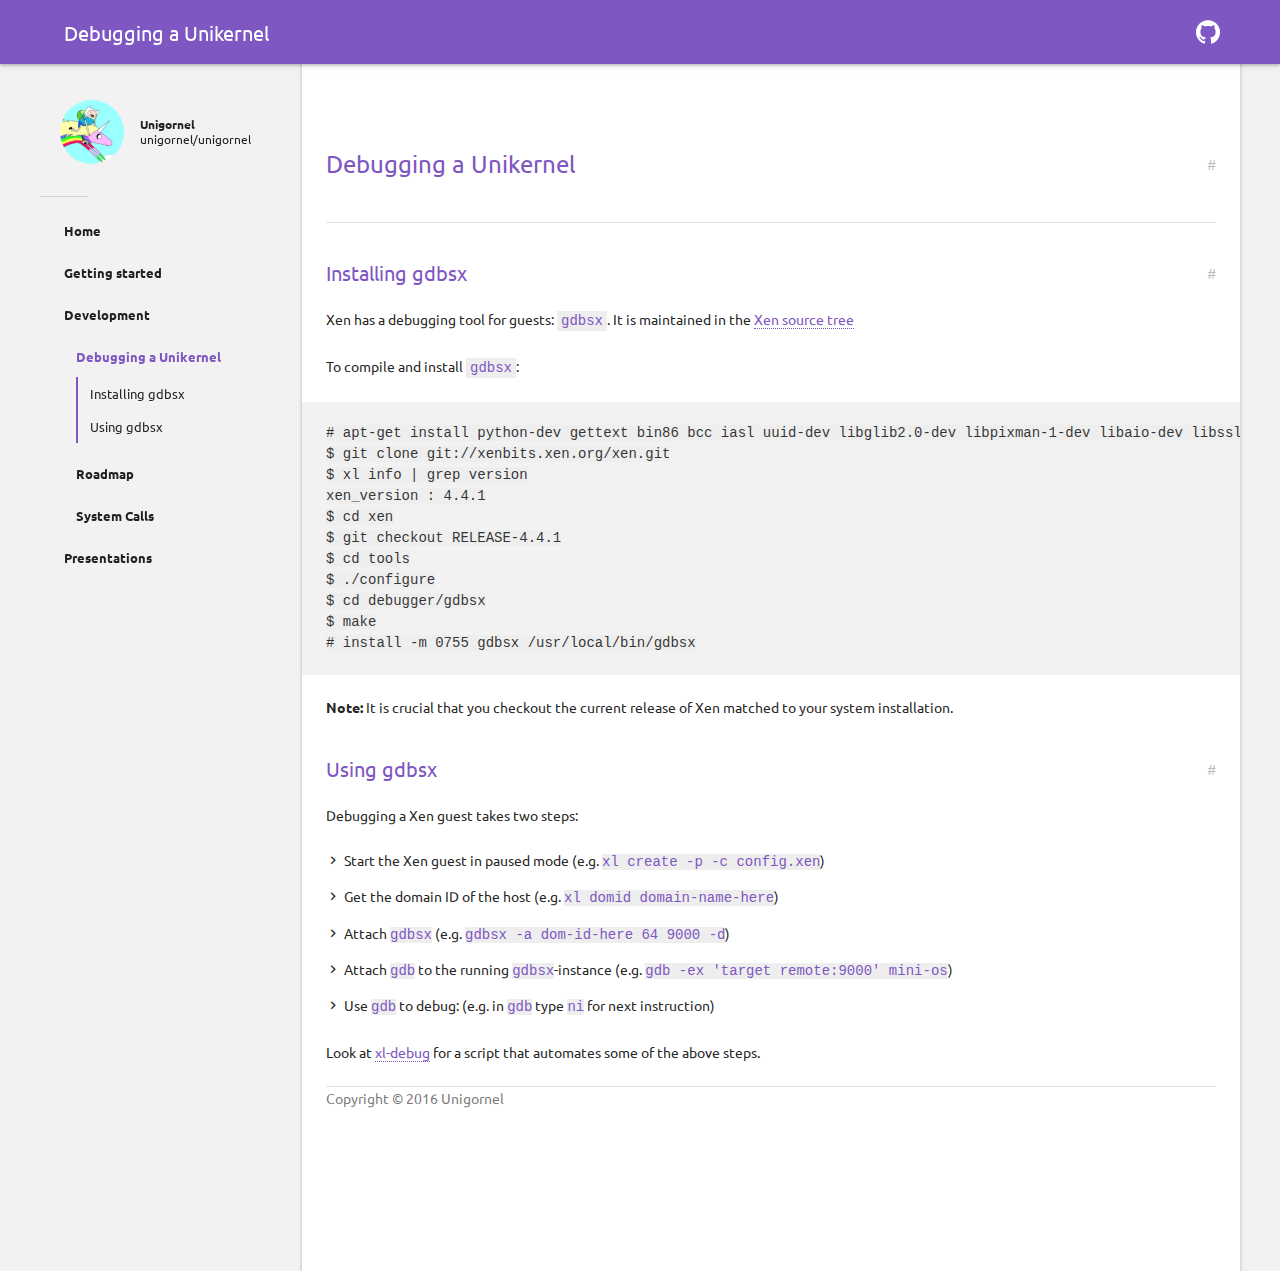
<file: development/debugging/index.html>
<!DOCTYPE html>
  
  
  
  
   <html class="no-js"> 

  <head lang="en-us">
    <meta charset="utf-8">
    <meta name="viewport" content="width=device-width,user-scalable=no,initial-scale=1,maximum-scale=1">
    <title>Debugging a Unikernel - Unigornel</title>
    <meta name="generator" content="Hugo 0.17-DEV" />

    
    <meta name="description" content="A material design theme for documentations.">
    
    <link rel="canonical" href="../../development/debugging/">
    

    <meta property="og:url" content="/development/debugging/">
    <meta property="og:title" content="Unigornel">
    <meta property="og:image" content="/images/logo.png">
    <meta name="apple-mobile-web-app-title" content="Unigornel">
    <meta name="apple-mobile-web-app-capable" content="yes">
    <meta name="apple-mobile-web-app-status-bar-style" content="black-translucent">

    <link rel="shortcut icon" type="image/x-icon" href="../../images/favicon.ico">
    <link rel="icon" type="image/x-icon" href="../../images/favicon.ico">

    <style>
      @font-face {
        font-family: 'Icon';
        src: url('/fonts/icon.eot?52m981');
        src: url('/fonts/icon.eot?#iefix52m981')
               format('embedded-opentype'),
             url('/fonts/icon.woff?52m981')
               format('woff'),
             url('/fonts/icon.ttf?52m981')
               format('truetype'),
             url('/fonts/icon.svg?52m981#icon')
               format('svg');
        font-weight: normal;
        font-style: normal;
      }
    </style>

    <link rel="stylesheet" href="../../stylesheets/application.css">
    <link rel="stylesheet" href="../../stylesheets/palettes.css">
    <link rel="stylesheet" href="../../stylesheets/highlight/highlight.css">

    
    
    
    <link rel="stylesheet" href="//fonts.googleapis.com/css?family=Ubuntu:400,700|Ubuntu%2bMono">
    <style>
      body, input {
        font-family: 'Ubuntu', Helvetica, Arial, sans-serif;
      }
      pre, code {
        font-family: 'Ubuntu Mono', 'Courier New', 'Courier', monospace;
      }
    </style>

    
    <script src="../../javascripts/modernizr.js"></script>

    

  </head>
  <body class="palette-primary-deep-purple palette-accent-light-green">



	
	


<div class="backdrop">
	<div class="backdrop-paper"></div>
</div>

<input class="toggle" type="checkbox" id="toggle-drawer">
<input class="toggle" type="checkbox" id="toggle-search">
<label class="toggle-button overlay" for="toggle-drawer"></label>

<header class="header">
	<nav aria-label="Header">
  <div class="bar default">
    <div class="button button-menu" role="button" aria-label="Menu">
      <label class="toggle-button icon icon-menu" for="toggle-drawer">
        <span></span>
      </label>
    </div>
    <div class="stretch">
      <div class="title">
        Debugging a Unikernel
      </div>
    </div>

    

    
    <div class="button button-github" role="button" aria-label="GitHub">
      <a href="https://github.com/Unigornel" title="@Unigornel on GitHub" target="_blank" class="toggle-button icon icon-github"></a>
    </div>
    
    
        
  </div>
  <div class="bar search">
    <div class="button button-close" role="button" aria-label="Close">
      <label class="toggle-button icon icon-back" for="toggle-search"></label>
    </div>
    <div class="stretch">
      <div class="field">
        <input class="query" type="text" placeholder="Search" autocapitalize="off" autocorrect="off" autocomplete="off" spellcheck>
      </div>
    </div>
    <div class="button button-reset" role="button" aria-label="Search">
      <button class="toggle-button icon icon-close" id="reset-search"></button>
    </div>
  </div>
</nav>
</header>

<main class="main">
	<div class="drawer">
		<nav aria-label="Navigation">
  <a href="https://github.com/unigornel/unigornel" class="project">
    <div class="banner">
      
        <div class="logo">
          <img src="../../images/logo.png">
        </div>
      
      <div class="name">
        <strong>Unigornel </strong>
        
          <br>
          unigornel/unigornel
        
      </div>
    </div>
  </a>

  <div class="scrollable">
    <div class="wrapper">
      <hr>
      <div class="toc">
        
        <ul>
          




<li>
  
    



<a  title="Home" href="../../">
	
	Home
</a>


  
</li>



<li>
  
    



<a  title="Getting started" href="../../getting-started/">
	
	Getting started
</a>


  
</li>



<li>
  
    



<a  title="Development" href="../../development/">
	
	Development
</a>


    <ul>
      
        
        



<a class="current" title="Debugging a Unikernel" href="../../development/debugging/">
	
	Debugging a Unikernel
</a>


<ul id="scrollspy">
</ul>

      
        
        



<a  title="Roadmap" href="../../development/roadmap/">
	
	Roadmap
</a>


      
        
        



<a  title="System Calls" href="../../development/systemcalls/">
	
	System Calls
</a>


      
    </ul>
  
</li>



<li>
  
    



<a  title="Presentations" href="../../presentations/">
	
	Presentations
</a>


  
</li>


        </ul>
        

        
      </div>
    </div>
  </div>
</nav>

	</div>

	<article class="article">
		<div class="wrapper">
			<h1>Debugging a Unikernel </h1>

			

<h2 id="installing-gdbsx">Installing gdbsx</h2>

<p>Xen has a debugging tool for guests: <code>gdbsx</code>. It is maintained in the <a href="http://xenbits.xen.org/gitweb/?p=xen.git;a=tree;f=tools/debugger/gdbsx;h=9a0f5937e0a207f1431c0f4ed5e2f9bd0c555074;hb=HEAD">Xen source tree</a></p>

<p>To compile and install <code>gdbsx</code>:</p>

<pre><code class="language-sh"># apt-get install python-dev gettext bin86 bcc iasl uuid-dev libglib2.0-dev libpixman-1-dev libaio-dev libssl-dev libyajl-dev libncurses5-dev
$ git clone git://xenbits.xen.org/xen.git
$ xl info | grep version
xen_version : 4.4.1
$ cd xen
$ git checkout RELEASE-4.4.1
$ cd tools
$ ./configure
$ cd debugger/gdbsx
$ make
# install -m 0755 gdbsx /usr/local/bin/gdbsx
</code></pre>

<p><strong>Note:</strong> It is crucial that you checkout the current release of Xen matched to your system installation.</p>

<h2 id="using-gdbsx">Using gdbsx</h2>

<p>Debugging a Xen guest takes two steps:</p>

<ul>
<li>Start the Xen guest in paused mode (e.g. <code>xl create -p -c config.xen</code>)</li>
<li>Get the domain ID of the host (e.g. <code>xl domid domain-name-here</code>)</li>
<li>Attach <code>gdbsx</code> (e.g. <code>gdbsx -a dom-id-here 64 9000 -d</code>)</li>
<li>Attach <code>gdb</code> to the running <code>gdbsx</code>-instance (e.g. <code>gdb -ex 'target remote:9000' mini-os</code>)</li>
<li>Use <code>gdb</code> to debug: (e.g. in <code>gdb</code> type <code>ni</code> for next instruction)</li>
</ul>

<p>Look at <a href="https://github.com/unigornel/xl-debug">xl-debug</a> for a script that automates some of the above steps.</p>


            <aside class="copyright" role="note">
    <hr>
	
    Copyright &copy; 2016 Unigornel
    
    </aside>


			<footer class="footer">
				

			</footer>
		</div>
	</article>

	<div class="results" role="status" aria-live="polite">
		<div class="scrollable">
			<div class="wrapper">
				<div class="meta"></div>
				<div class="list"></div>
			</div>
		</div>
	</div>
</main>

    <script>
    
      var base_url = '\/';
      var repo_id  = 'unigornel\/unigornel';
    
    </script>

    <script src="../../javascripts/application.js"></script>
    

    <script>
      /* Add headers to scrollspy */
      var headers   = document.getElementsByTagName("h2");
      var scrollspy = document.getElementById('scrollspy');

      if(scrollspy) {
        if(headers.length > 0) {
          for(var i = 0; i < headers.length; i++) {
            var li = document.createElement("li");
            li.setAttribute("class", "anchor");

            var a  = document.createElement("a");
            a.setAttribute("href", "#" + headers[i].id);
            a.setAttribute("title", headers[i].innerHTML);
            a.innerHTML = headers[i].innerHTML;
            
            li.appendChild(a)
            scrollspy.appendChild(li);
          }
        } else {
          scrollspy.parentElement.removeChild(scrollspy)
        }
        

        /* Add permanent link next to the headers */
        var headers = document.querySelectorAll("h1, h2, h3, h4, h5, h6");

        for(var i = 0; i < headers.length; i++) {
            var a = document.createElement("a");
            a.setAttribute("class", "headerlink");
            a.setAttribute("href", "#" + headers[i].id);
            a.setAttribute("title", "Permanent link")
            a.innerHTML = "#";
            headers[i].appendChild(a);
        }
      }
    </script>

    

    <script src="//gohugo.io/js/highlight.pack.js"></script>
    <script>hljs.initHighlightingOnLoad();</script>
  </body>
</html>
</file>
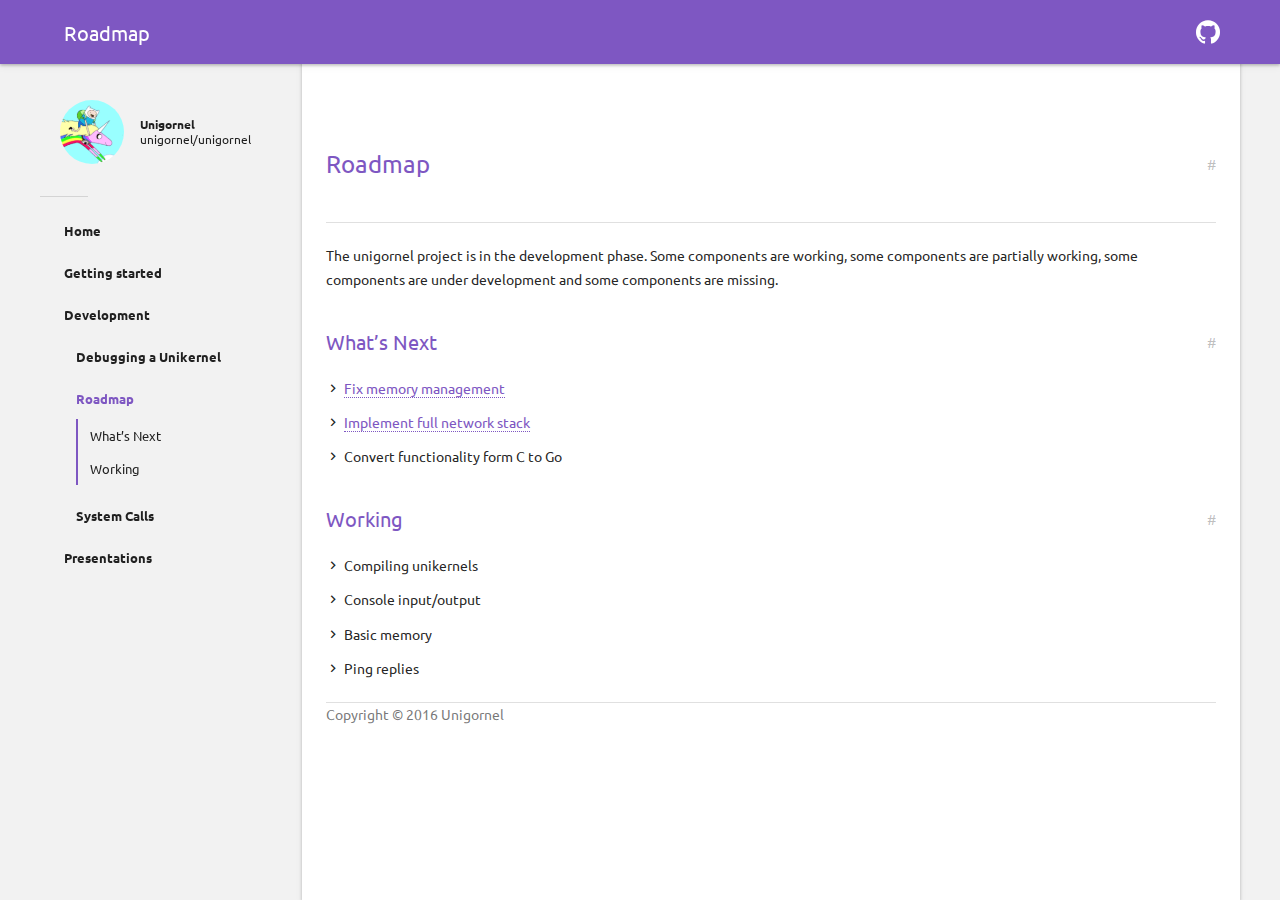
<file: development/roadmap/index.html>
<!DOCTYPE html>
  
  
  
  
   <html class="no-js"> 

  <head lang="en-us">
    <meta charset="utf-8">
    <meta name="viewport" content="width=device-width,user-scalable=no,initial-scale=1,maximum-scale=1">
    <title>Roadmap - Unigornel</title>
    <meta name="generator" content="Hugo 0.17-DEV" />

    
    <meta name="description" content="A material design theme for documentations.">
    
    <link rel="canonical" href="../../development/roadmap/">
    

    <meta property="og:url" content="/development/roadmap/">
    <meta property="og:title" content="Unigornel">
    <meta property="og:image" content="/images/logo.png">
    <meta name="apple-mobile-web-app-title" content="Unigornel">
    <meta name="apple-mobile-web-app-capable" content="yes">
    <meta name="apple-mobile-web-app-status-bar-style" content="black-translucent">

    <link rel="shortcut icon" type="image/x-icon" href="../../images/favicon.ico">
    <link rel="icon" type="image/x-icon" href="../../images/favicon.ico">

    <style>
      @font-face {
        font-family: 'Icon';
        src: url('/fonts/icon.eot?52m981');
        src: url('/fonts/icon.eot?#iefix52m981')
               format('embedded-opentype'),
             url('/fonts/icon.woff?52m981')
               format('woff'),
             url('/fonts/icon.ttf?52m981')
               format('truetype'),
             url('/fonts/icon.svg?52m981#icon')
               format('svg');
        font-weight: normal;
        font-style: normal;
      }
    </style>

    <link rel="stylesheet" href="../../stylesheets/application.css">
    <link rel="stylesheet" href="../../stylesheets/palettes.css">
    <link rel="stylesheet" href="../../stylesheets/highlight/highlight.css">

    
    
    
    <link rel="stylesheet" href="//fonts.googleapis.com/css?family=Ubuntu:400,700|Ubuntu%2bMono">
    <style>
      body, input {
        font-family: 'Ubuntu', Helvetica, Arial, sans-serif;
      }
      pre, code {
        font-family: 'Ubuntu Mono', 'Courier New', 'Courier', monospace;
      }
    </style>

    
    <script src="../../javascripts/modernizr.js"></script>

    

  </head>
  <body class="palette-primary-deep-purple palette-accent-light-green">



	
	


<div class="backdrop">
	<div class="backdrop-paper"></div>
</div>

<input class="toggle" type="checkbox" id="toggle-drawer">
<input class="toggle" type="checkbox" id="toggle-search">
<label class="toggle-button overlay" for="toggle-drawer"></label>

<header class="header">
	<nav aria-label="Header">
  <div class="bar default">
    <div class="button button-menu" role="button" aria-label="Menu">
      <label class="toggle-button icon icon-menu" for="toggle-drawer">
        <span></span>
      </label>
    </div>
    <div class="stretch">
      <div class="title">
        Roadmap
      </div>
    </div>

    

    
    <div class="button button-github" role="button" aria-label="GitHub">
      <a href="https://github.com/Unigornel" title="@Unigornel on GitHub" target="_blank" class="toggle-button icon icon-github"></a>
    </div>
    
    
        
  </div>
  <div class="bar search">
    <div class="button button-close" role="button" aria-label="Close">
      <label class="toggle-button icon icon-back" for="toggle-search"></label>
    </div>
    <div class="stretch">
      <div class="field">
        <input class="query" type="text" placeholder="Search" autocapitalize="off" autocorrect="off" autocomplete="off" spellcheck>
      </div>
    </div>
    <div class="button button-reset" role="button" aria-label="Search">
      <button class="toggle-button icon icon-close" id="reset-search"></button>
    </div>
  </div>
</nav>
</header>

<main class="main">
	<div class="drawer">
		<nav aria-label="Navigation">
  <a href="https://github.com/unigornel/unigornel" class="project">
    <div class="banner">
      
        <div class="logo">
          <img src="../../images/logo.png">
        </div>
      
      <div class="name">
        <strong>Unigornel </strong>
        
          <br>
          unigornel/unigornel
        
      </div>
    </div>
  </a>

  <div class="scrollable">
    <div class="wrapper">
      <hr>
      <div class="toc">
        
        <ul>
          




<li>
  
    



<a  title="Home" href="../../">
	
	Home
</a>


  
</li>



<li>
  
    



<a  title="Getting started" href="../../getting-started/">
	
	Getting started
</a>


  
</li>



<li>
  
    



<a  title="Development" href="../../development/">
	
	Development
</a>


    <ul>
      
        
        



<a  title="Debugging a Unikernel" href="../../development/debugging/">
	
	Debugging a Unikernel
</a>


      
        
        



<a class="current" title="Roadmap" href="../../development/roadmap/">
	
	Roadmap
</a>


<ul id="scrollspy">
</ul>

      
        
        



<a  title="System Calls" href="../../development/systemcalls/">
	
	System Calls
</a>


      
    </ul>
  
</li>



<li>
  
    



<a  title="Presentations" href="../../presentations/">
	
	Presentations
</a>


  
</li>


        </ul>
        

        
      </div>
    </div>
  </div>
</nav>

	</div>

	<article class="article">
		<div class="wrapper">
			<h1>Roadmap </h1>

			

<p>The unigornel project is in the development phase. Some components are working, some components are partially working, some components are under development and some components are missing.</p>

<h2 id="what-s-next">What&rsquo;s Next</h2>

<ul>
<li><a href="https://github.com/unigornel/unigornel/issues/1">Fix memory management</a></li>
<li><a href="https://github.com/unigornel/unigornel/issues/2">Implement full network stack</a></li>
<li>Convert functionality form C to Go</li>
</ul>

<h2 id="working">Working</h2>

<ul>
<li>Compiling unikernels</li>
<li>Console input/output</li>
<li>Basic memory</li>
<li>Ping replies</li>
</ul>


            <aside class="copyright" role="note">
    <hr>
	
    Copyright &copy; 2016 Unigornel
    
    </aside>


			<footer class="footer">
				

			</footer>
		</div>
	</article>

	<div class="results" role="status" aria-live="polite">
		<div class="scrollable">
			<div class="wrapper">
				<div class="meta"></div>
				<div class="list"></div>
			</div>
		</div>
	</div>
</main>

    <script>
    
      var base_url = '\/';
      var repo_id  = 'unigornel\/unigornel';
    
    </script>

    <script src="../../javascripts/application.js"></script>
    

    <script>
      /* Add headers to scrollspy */
      var headers   = document.getElementsByTagName("h2");
      var scrollspy = document.getElementById('scrollspy');

      if(scrollspy) {
        if(headers.length > 0) {
          for(var i = 0; i < headers.length; i++) {
            var li = document.createElement("li");
            li.setAttribute("class", "anchor");

            var a  = document.createElement("a");
            a.setAttribute("href", "#" + headers[i].id);
            a.setAttribute("title", headers[i].innerHTML);
            a.innerHTML = headers[i].innerHTML;
            
            li.appendChild(a)
            scrollspy.appendChild(li);
          }
        } else {
          scrollspy.parentElement.removeChild(scrollspy)
        }
        

        /* Add permanent link next to the headers */
        var headers = document.querySelectorAll("h1, h2, h3, h4, h5, h6");

        for(var i = 0; i < headers.length; i++) {
            var a = document.createElement("a");
            a.setAttribute("class", "headerlink");
            a.setAttribute("href", "#" + headers[i].id);
            a.setAttribute("title", "Permanent link")
            a.innerHTML = "#";
            headers[i].appendChild(a);
        }
      }
    </script>

    

    <script src="//gohugo.io/js/highlight.pack.js"></script>
    <script>hljs.initHighlightingOnLoad();</script>
  </body>
</html>
</file>
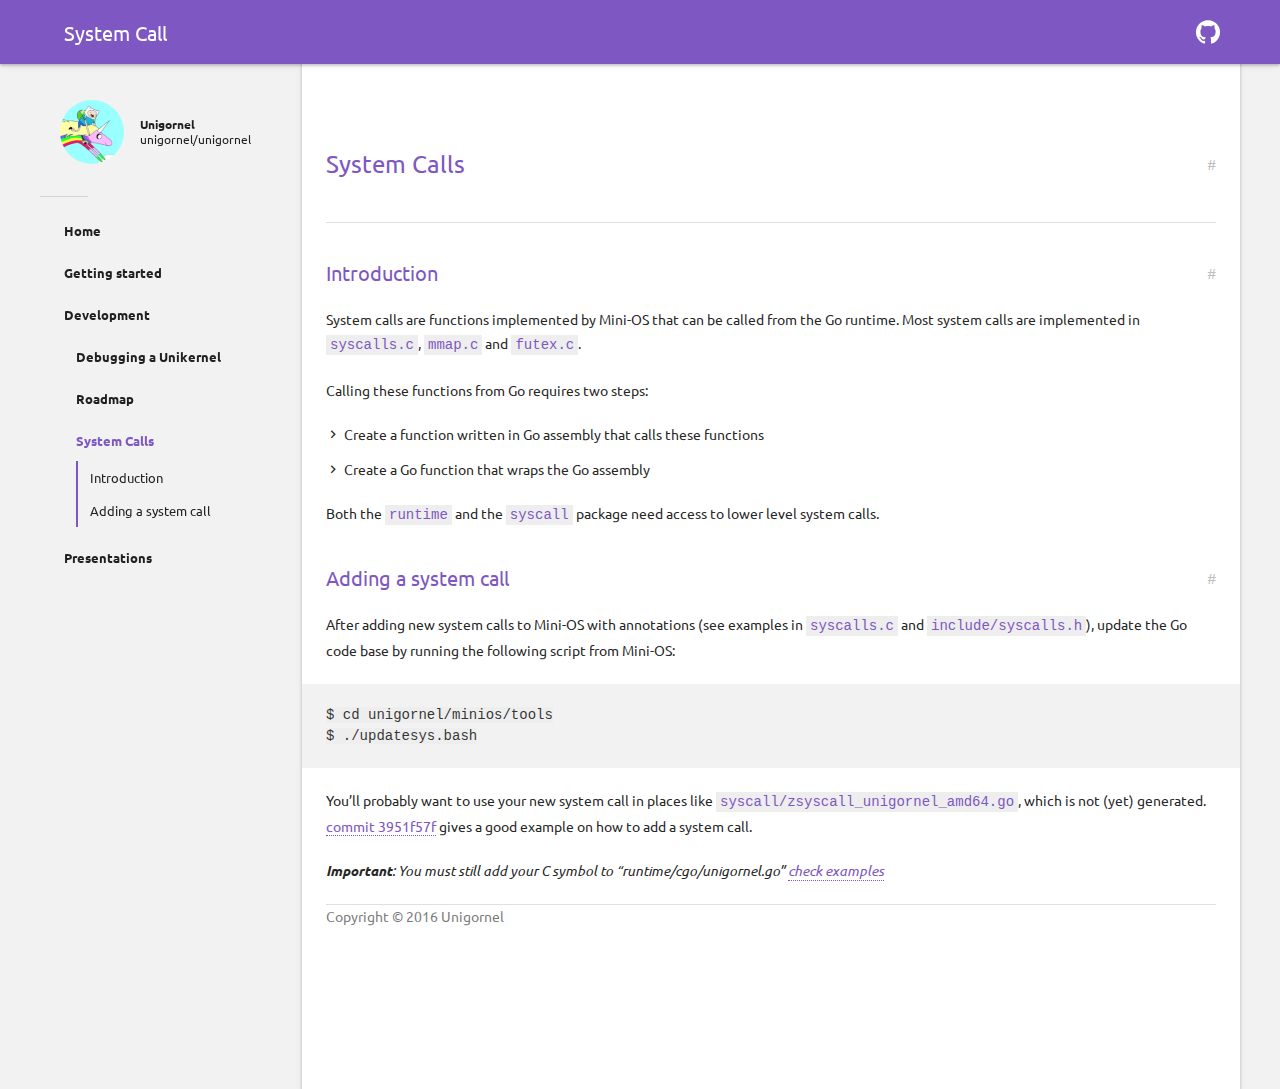
<file: development/systemcalls/index.html>
<!DOCTYPE html>
  
  
  
  
   <html class="no-js"> 

  <head lang="en-us">
    <meta charset="utf-8">
    <meta name="viewport" content="width=device-width,user-scalable=no,initial-scale=1,maximum-scale=1">
    <title>System Calls - Unigornel</title>
    <meta name="generator" content="Hugo 0.17-DEV" />

    
    <meta name="description" content="A material design theme for documentations.">
    
    <link rel="canonical" href="../../development/systemcalls/">
    

    <meta property="og:url" content="/development/systemcalls/">
    <meta property="og:title" content="Unigornel">
    <meta property="og:image" content="/images/logo.png">
    <meta name="apple-mobile-web-app-title" content="Unigornel">
    <meta name="apple-mobile-web-app-capable" content="yes">
    <meta name="apple-mobile-web-app-status-bar-style" content="black-translucent">

    <link rel="shortcut icon" type="image/x-icon" href="../../images/favicon.ico">
    <link rel="icon" type="image/x-icon" href="../../images/favicon.ico">

    <style>
      @font-face {
        font-family: 'Icon';
        src: url('/fonts/icon.eot?52m981');
        src: url('/fonts/icon.eot?#iefix52m981')
               format('embedded-opentype'),
             url('/fonts/icon.woff?52m981')
               format('woff'),
             url('/fonts/icon.ttf?52m981')
               format('truetype'),
             url('/fonts/icon.svg?52m981#icon')
               format('svg');
        font-weight: normal;
        font-style: normal;
      }
    </style>

    <link rel="stylesheet" href="../../stylesheets/application.css">
    <link rel="stylesheet" href="../../stylesheets/palettes.css">
    <link rel="stylesheet" href="../../stylesheets/highlight/highlight.css">

    
    
    
    <link rel="stylesheet" href="//fonts.googleapis.com/css?family=Ubuntu:400,700|Ubuntu%2bMono">
    <style>
      body, input {
        font-family: 'Ubuntu', Helvetica, Arial, sans-serif;
      }
      pre, code {
        font-family: 'Ubuntu Mono', 'Courier New', 'Courier', monospace;
      }
    </style>

    
    <script src="../../javascripts/modernizr.js"></script>

    

  </head>
  <body class="palette-primary-deep-purple palette-accent-light-green">



	
	


<div class="backdrop">
	<div class="backdrop-paper"></div>
</div>

<input class="toggle" type="checkbox" id="toggle-drawer">
<input class="toggle" type="checkbox" id="toggle-search">
<label class="toggle-button overlay" for="toggle-drawer"></label>

<header class="header">
	<nav aria-label="Header">
  <div class="bar default">
    <div class="button button-menu" role="button" aria-label="Menu">
      <label class="toggle-button icon icon-menu" for="toggle-drawer">
        <span></span>
      </label>
    </div>
    <div class="stretch">
      <div class="title">
        System Call
      </div>
    </div>

    

    
    <div class="button button-github" role="button" aria-label="GitHub">
      <a href="https://github.com/Unigornel" title="@Unigornel on GitHub" target="_blank" class="toggle-button icon icon-github"></a>
    </div>
    
    
        
  </div>
  <div class="bar search">
    <div class="button button-close" role="button" aria-label="Close">
      <label class="toggle-button icon icon-back" for="toggle-search"></label>
    </div>
    <div class="stretch">
      <div class="field">
        <input class="query" type="text" placeholder="Search" autocapitalize="off" autocorrect="off" autocomplete="off" spellcheck>
      </div>
    </div>
    <div class="button button-reset" role="button" aria-label="Search">
      <button class="toggle-button icon icon-close" id="reset-search"></button>
    </div>
  </div>
</nav>
</header>

<main class="main">
	<div class="drawer">
		<nav aria-label="Navigation">
  <a href="https://github.com/unigornel/unigornel" class="project">
    <div class="banner">
      
        <div class="logo">
          <img src="../../images/logo.png">
        </div>
      
      <div class="name">
        <strong>Unigornel </strong>
        
          <br>
          unigornel/unigornel
        
      </div>
    </div>
  </a>

  <div class="scrollable">
    <div class="wrapper">
      <hr>
      <div class="toc">
        
        <ul>
          




<li>
  
    



<a  title="Home" href="../../">
	
	Home
</a>


  
</li>



<li>
  
    



<a  title="Getting started" href="../../getting-started/">
	
	Getting started
</a>


  
</li>



<li>
  
    



<a  title="Development" href="../../development/">
	
	Development
</a>


    <ul>
      
        
        



<a  title="Debugging a Unikernel" href="../../development/debugging/">
	
	Debugging a Unikernel
</a>


      
        
        



<a  title="Roadmap" href="../../development/roadmap/">
	
	Roadmap
</a>


      
        
        



<a class="current" title="System Calls" href="../../development/systemcalls/">
	
	System Calls
</a>


<ul id="scrollspy">
</ul>

      
    </ul>
  
</li>



<li>
  
    



<a  title="Presentations" href="../../presentations/">
	
	Presentations
</a>


  
</li>


        </ul>
        

        
      </div>
    </div>
  </div>
</nav>

	</div>

	<article class="article">
		<div class="wrapper">
			<h1>System Calls </h1>

			

<h2 id="introduction">Introduction</h2>

<p>System calls are functions implemented by Mini-OS that can be called from the Go runtime. Most system calls are implemented in <code>syscalls.c</code>, <code>mmap.c</code> and <code>futex.c</code>.</p>

<p>Calling these functions from Go requires two steps:</p>

<ul>
<li>Create a function written in Go assembly that calls these functions</li>
<li>Create a Go function that wraps the Go assembly</li>
</ul>

<p>Both the <code>runtime</code> and the <code>syscall</code> package need access to lower level system calls.</p>

<h2 id="adding-a-system-call">Adding a system call</h2>

<p>After adding new system calls to Mini-OS with annotations (see examples in <code>syscalls.c</code> and <code>include/syscalls.h</code>), update the Go code base by running the following script from Mini-OS:</p>

<pre><code class="language-sh">$ cd unigornel/minios/tools
$ ./updatesys.bash
</code></pre>

<p>You&rsquo;ll probably want to use your new system call in places like <code>syscall/zsyscall_unigornel_amd64.go</code>, which is not (yet) generated. <a href="https://github.ugent.be/unigornel/go/commit/3951f57f5f2090ef2cc32dfd5f1aa53bcd3ce8f2">commit 3951f57f</a> gives a good example on how to add a system call.</p>

<p><em><strong>Important</strong>: You must still add your C symbol to &ldquo;runtime/cgo/unigornel.go&rdquo; <a href="https://github.com/unigornel/go/tree/master/src/runtime/cgo/unigornel.go">check examples</a></em></p>


            <aside class="copyright" role="note">
    <hr>
	
    Copyright &copy; 2016 Unigornel
    
    </aside>


			<footer class="footer">
				

			</footer>
		</div>
	</article>

	<div class="results" role="status" aria-live="polite">
		<div class="scrollable">
			<div class="wrapper">
				<div class="meta"></div>
				<div class="list"></div>
			</div>
		</div>
	</div>
</main>

    <script>
    
      var base_url = '\/';
      var repo_id  = 'unigornel\/unigornel';
    
    </script>

    <script src="../../javascripts/application.js"></script>
    

    <script>
      /* Add headers to scrollspy */
      var headers   = document.getElementsByTagName("h2");
      var scrollspy = document.getElementById('scrollspy');

      if(scrollspy) {
        if(headers.length > 0) {
          for(var i = 0; i < headers.length; i++) {
            var li = document.createElement("li");
            li.setAttribute("class", "anchor");

            var a  = document.createElement("a");
            a.setAttribute("href", "#" + headers[i].id);
            a.setAttribute("title", headers[i].innerHTML);
            a.innerHTML = headers[i].innerHTML;
            
            li.appendChild(a)
            scrollspy.appendChild(li);
          }
        } else {
          scrollspy.parentElement.removeChild(scrollspy)
        }
        

        /* Add permanent link next to the headers */
        var headers = document.querySelectorAll("h1, h2, h3, h4, h5, h6");

        for(var i = 0; i < headers.length; i++) {
            var a = document.createElement("a");
            a.setAttribute("class", "headerlink");
            a.setAttribute("href", "#" + headers[i].id);
            a.setAttribute("title", "Permanent link")
            a.innerHTML = "#";
            headers[i].appendChild(a);
        }
      }
    </script>

    

    <script src="//gohugo.io/js/highlight.pack.js"></script>
    <script>hljs.initHighlightingOnLoad();</script>
  </body>
</html>
</file>
<file: stylesheets/application.css>
html {
    box-sizing: border-box;
    -moz-box-sizing: border-box;
    -webkit-box-sizing: border-box
}

*,:after,:before {
    box-sizing: inherit;
    -moz-box-sizing: inherit;
    -webkit-box-sizing: inherit
}

html {
    font-size: 62.5%;
    -webkit-text-size-adjust: none;
    -ms-text-size-adjust: none;
    text-size-adjust: none
}

a,abbr,acronym,address,applet,article,aside,audio,b,big,blockquote,body,canvas,caption,center,cite,code,dd,del,details,dfn,div,dl,dt,em,embed,fieldset,figcaption,figure,footer,form,h1,h2,h3,h4,h5,h6,header,hgroup,html,i,iframe,img,ins,kbd,label,legend,li,main,mark,menu,nav,object,ol,output,p,pre,q,ruby,s,samp,section,small,span,strike,strong,sub,summary,sup,table,tbody,td,tfoot,th,thead,time,tr,tt,u,ul,var,video {
    margin: 0;
    padding: 0;
    border: 0
}

ul {
    list-style: none
}

table {
    border-collapse: collapse;
    border-spacing: 0
}

td {
    text-align: left;
    font-weight: 400;
    vertical-align: middle
}

button {
    outline: 0;
    padding: 0;
    background: transparent;
    border: none;
    font-size: inherit
}

input {
    -webkit-appearance: none;
    -moz-appearance: none;
    -ms-appearance: none;
    -o-appearance: none;
    appearance: none;
    outline: none;
    border: none
}

a {
    text-decoration: none;
    color: inherit
}

a,button,input,label {
    -webkit-tap-highlight-color: rgba(255,255,255,0);
    -webkit-tap-highlight-color: transparent
}

h1,h2,h3,h4,h5,h6 {
    font-weight: inherit
}

pre {
    background: rgba(0,0,0,.05)
}

pre,pre code {
    color: rgba(0,0,0,.87)
}

blockquote {
    padding: 0 20px;
    margin: 0 0 20px;
    font-size: inherit;
    border-left: 5px solid #eee
}

.c,.c1,.cm,.o {
    color: rgba(0,0,0,.54)
}

.k,.kn {
    color: #a71d5d
}

.kd,.kt {
    color: #0086b3
}

.n.f,.nf {
    color: #795da3
}

.nx {
    color: #0086b3
}

.s,.s1 {
    color: #183691
}

.bp,.mi {
    color: #9575cd
}

.icon {
    font-family: Icon;
    speak: none;
    font-style: normal;
    font-weight: 400;
    font-variant: normal;
    text-transform: none;
    line-height: 1;
    -webkit-font-smoothing: antialiased;
    -moz-osx-font-smoothing: grayscale
}

.icon-search:before {
    content: "\e600"
}

.icon-back:before {
    content: "\e601"
}

.icon-link:before {
    content: "\e602"
}

.icon-close:before {
    content: "\e603"
}

.icon-menu:before {
    content: "\e604"
}

.icon-forward:before {
    content: "\e605"
}

.icon-twitter:before {
    content: "\e606"
}

.icon-github:before {
    content: "\e607"
}

.icon-download:before {
    content: "\e608"
}

.icon-star:before {
    content: "\e609"
}

.icon-warning:before {
    content: "\e610"
}

.icon-note:before {
    content: "\e611"
}

a {
    -webkit-transition: color .25s;
    transition: color .25s
}

.overlay {
    -webkit-transition: opacity .25s,width 0s .25s,height 0s .25s;
    transition: opacity .25s,width 0s .25s,height 0s .25s
}

#toggle-drawer:checked~.overlay,.toggle-drawer .overlay {
    -webkit-transition: opacity .25s,width 0s,height 0s;
    transition: opacity .25s,width 0s,height 0s
}

.js .header {
    -webkit-transition: background .6s,color .6s;
    transition: background .6s,color .6s
}

.js .header:before {
    -webkit-transition: background .6s;
    transition: background .6s
}

.button .icon {
    -webkit-transition: background .25s;
    transition: background .25s
}

body {
    color: rgba(0,0,0,.87)
}

@supports (-webkit-appearance:none) {
    body {
        background: #e84e40
    }
}

.ios body {
    background: #fff
}

hr {
    border: 0;
    border-top: 1px solid rgba(0,0,0,.12)
}

.toggle-button {
    cursor: pointer;
    color: inherit
}

.backdrop,.backdrop-paper:after {
    background: #fff
}

.overlay {
    background: rgba(0,0,0,.54);
    opacity: 0
}

#toggle-drawer:checked~.overlay,.toggle-drawer .overlay {
    opacity: 1
}

.header {
    box-shadow: 0 1.5px 3px rgba(0,0,0,.24),0 3px 8px rgba(0,0,0,.05);
    background: #e84e40;
    color: #fff
}

.ios.standalone .header:before {
    background: rgba(0,0,0,.12)
}

.bar .path {
    color: hsla(0,0%,100%,.7)
}

.button .icon {
    border-radius: 100%
}

.button .icon:active {
    background: hsla(0,0%,100%,.12)
}

html {
    height: 100%
}

body {
    position: relative;
    min-height: 100%
}

hr {
    display: block;
    height: 1px;
    padding: 0;
    margin: 0
}

.locked {
    height: 100%;
    overflow: hidden
}

.scrollable {
    position: absolute;
    top: 0;
    right: 0;
    bottom: 0;
    left: 0;
    overflow: auto;
    -webkit-overflow-scrolling: touch
}

.scrollable .wrapper {
    height: 100%
}

.ios .scrollable .wrapper {
    margin-bottom: 2px
}

.toggle {
    display: none
}

.toggle-button {
    display: block
}

.backdrop {
    position: absolute;
    top: 0;
    right: 0;
    bottom: 0;
    left: 0;
    z-index: -1
}

.backdrop-paper {
    max-width: 1200px;
    height: 100%;
    margin-left: auto;
    margin-right: auto
}

.backdrop-paper:after {
    content: " ";
    display: block;
    height: 100%;
    margin-left: 262px
}

.overlay {
    width: 0;
    height: 0;
    z-index: 3
}

.header,.overlay {
    position: fixed;
    top: 0
}

.header {
    -webkit-user-select: none;
    -moz-user-select: none;
    -ms-user-select: none;
    user-select: none;
    left: 0;
    z-index: 2;
    height: 56px;
    padding: 4px;
    overflow: hidden
}

.ios.standalone .header {
    position: absolute
}

.bar {
    display: table;
    max-width: 1184px;
    margin-left: auto;
    margin-right: auto
}

.bar a {
    display: block
}

.no-js .bar .button-search {
    display: none
}

.bar .path .icon:before {
    vertical-align: -1.5px
}

.button {
    display: table-cell;
    vertical-align: top;
    width: 1%
}

.button button {
    margin: 0;
    padding: 0
}

.button button:active:before {
    position: relative;
    top: 0;
    left: 0
}

.button .icon {
    display: inline-block;
    font-size: 24px;
    padding: 8px;
    margin: 4px
}

.stretch {
    display: table;
    table-layout: fixed;
    width: 100%
}

.header .stretch {
    padding: 0 20px
}

.stretch .title {
    display: table-cell;
    overflow: hidden;
    white-space: nowrap;
    text-overflow: ellipsis
}

.header .stretch .title {
    font-size: 18px;
    padding: 13px 0
}

.main {
    max-width: 1200px;
    margin-left: auto;
    margin-right: auto
}

body,input {
    font-weight: 400;
    -webkit-font-smoothing: antialiased;
    -moz-osx-font-smoothing: grayscale
}

.no-fontface body,.no-fontface input,body,input {
    font-family: Helvetica Neue,Helvetica,Arial,sans-serif
}

.no-fontface code,.no-fontface kbd,.no-fontface pre,code,kbd,pre {
    font-family: Courier New,Courier,monospace
}

#toggle-drawer:checked~.main .drawer,.toggle-drawer .drawer {
    -webkit-transform: translateZ(0);
    transform: translateZ(0)
}

.no-csstransforms3d #toggle-drawer:checked~.main .drawer,.no-csstransforms3d .toggle-drawer .drawer {
    display: block
}

.project {
    -webkit-transition: none;
    transition: none
}

.project .logo img {
    -webkit-transition: box-shadow .4s;
    transition: box-shadow .4s
}

.repo a {
    -webkit-transition: box-shadow .4s,opacity .4s;
    transition: box-shadow .4s,opacity .4s
}

.drawer .toc a.current,.drawer .toc a:focus,.drawer .toc a:hover {
    color: #e84e40
}

.drawer .anchor a {
    border-left: 2px solid #e84e40
}

.drawer .section {
    color: rgba(0,0,0,.54)
}

.ios.standalone .project:before {
    background: rgba(0,0,0,.12)
}

.project .logo img {
    background: #fff;
    border-radius: 100%
}

.project:focus .logo img,.project:hover .logo img {
    box-shadow: 0 4px 7px rgba(0,0,0,.23),0 8px 25px rgba(0,0,0,.05)
}

.repo a {
    background: #00bfa5;
    color: #fff;
    border-radius: 3px
}

.repo a:focus,.repo a:hover {
    box-shadow: 0 4px 7px rgba(0,0,0,.23),0 8px 25px rgba(0,0,0,.05);
    opacity: .8
}

.repo a .count {
    background: rgba(0,0,0,.26);
    color: #fff;
    border-radius: 0 3px 3px 0
}

.repo a .count:before {
    border-width: 15px 5px 15px 0;
    border-color: transparent rgba(0,0,0,.26);
    border-style: solid
}

.drawer {
    width: 262px;
    font-size: 13px;
    line-height: 1em
}

.ios .drawer {
    overflow: scroll;
    -webkit-overflow-scrolling: touch
}

.drawer .toc li a {
    display: block;
    padding: 14.5px 24px;
    white-space: nowrap;
    overflow: hidden;
    text-overflow: ellipsis
}

.drawer .toc li.anchor a {
    margin-left: 12px;
    padding: 10px 24px 10px 12px
}

.drawer .toc li ul {
    margin-left: 12px
}

.drawer .current+ul {
    margin-bottom: 9px
}

.drawer .section {
    display: block;
    padding: 14.5px 24px
}

.drawer .scrollable {
    top: 104px;
    z-index: -1
}

.drawer .scrollable .wrapper {
    height: auto;
    min-height: 100%
}

.drawer .scrollable .wrapper hr {
    margin: 12px 0;
    margin-right: auto
}

.drawer .scrollable .wrapper .toc {
    margin: 12px 0
}

.project {
    display: block
}

.project .banner {
    display: table;
    width: 100%;
    height: 104px;
    padding: 20px
}

.project .logo {
    display: table-cell;
    width: 64px;
    padding-right: 12px
}

.project .logo img {
    display: block;
    width: 64px;
    height: 64px
}

.project .name {
    display: table-cell;
    padding-left: 4px;
    font-size: 14px;
    line-height: 1.25em;
    vertical-align: middle
}

.project .logo+.name {
    font-size: 12px
}

.repo {
    margin: 24px 0;
    text-align: center
}

.repo li {
    display: inline-block;
    padding-right: 12px;
    white-space: nowrap
}

.repo li:last-child {
    padding-right: 0
}

.repo a {
    display: inline-block;
    padding: 0 10px 0 6px;
    font-size: 12px;
    line-height: 30px;
    height: 30px
}

.repo a .icon {
    font-size: 18px;
    vertical-align: -3px
}

.repo a .count {
    display: inline-block;
    position: relative;
    padding: 0 8px 0 4px;
    margin: 0 -10px 0 8px;
    font-size: 12px
}

.repo a .count:before {
    content: " ";
    display: block;
    position: absolute;
    top: 0;
    left: -5px
}

.no-js .repo a .count {
    display: none
}

.drawer .toc li a {
    font-weight: 700
}

.drawer .toc li.anchor a {
    font-weight: 400
}

.drawer .section,.repo a {
    font-weight: 700
}

.repo a {
    text-transform: uppercase
}

.repo a .count {
    text-transform: none;
    font-weight: 700
}

pre span {
    -webkit-transition: color .25s;
    transition: color .25s
}

.copyright a {
    -webkit-transition: color .25s;
    transition: color .25s
}

.ios.standalone .article {
    background: -webkit-linear-gradient(top,#fff 50%,#e84e40 0);
    background: linear-gradient(180deg,#fff 50%,#e84e40 0)
}

.ios.standalone .article .wrapper {
    background: -webkit-linear-gradient(top,#fff 50%,#fff 0);
    background: linear-gradient(180deg,#fff 50%,#fff 0)
}

.article a,.article h1,.article h2 {
    color: #e84e40
}

.article code {
    background: #eee
}

.article kbd {
    color: #555;
    background-color: #fcfcfc;
    border: 1px solid #ccc;
    border-bottom-color: #bbb;
    border-radius: 3px;
    box-shadow: inset 0 -1px 0 #bbb
}

.article h1 {
    border-bottom: 1px solid rgba(0,0,0,.12)
}

.article a {
    border-bottom: 1px dotted
}

.article a:focus,.article a:hover {
    color: #00bfa5
}

.article .headerlink {
    color: rgba(0,0,0,.26);
    border: none
}

.article table {
    box-shadow: 0 1.5px 3px rgba(0,0,0,.24),0 3px 8px rgba(0,0,0,.05);
    border-radius: 3px
}

.article table th {
    background: #ee7a70;
    color: #fff
}

.article table td {
    border-top: 1px solid rgba(0,0,0,.05)
}

.footer {
    background: #e84e40;
    color: #fff
}

.footer a {
    border: none
}

.copyright {
    color: rgba(0,0,0,.54)
}

.pagination a .button,.pagination a .title {
    color: #fff
}

.pagination .direction {
    color: hsla(0,0%,100%,.7)
}

.admonition {
    background: #29b6f6;
    color: #fff
}

.admonition pre {
    background: hsla(0,0%,100%,.3)
}

.admonition.warning {
    background: #e84e40
}

.admonition a,.admonition a:hover {
    color: #fff
}

.article {
    font-size: 14px;
    line-height: 1.7em
}

.article:after {
    content: " ";
    display: block;
    clear: both
}

.article .wrapper {
    padding: 116px 16px 92px
}

.ios.standalone .article {
    position: absolute;
    top: 56px;
    right: 0;
    bottom: 0;
    left: 0;
    overflow: auto;
    -webkit-overflow-scrolling: touch
}

.ios.standalone .article .wrapper {
    position: relative;
    min-height: 100%;
    padding-top: 60px;
    margin-bottom: 2px
}

.article h1 {
    font-size: 24px;
    line-height: 1.333334em;
    padding: 20px 0 42px
}

.article h2 {
    font-size: 20px;
    line-height: 1.4em;
    padding-top: 92px;
    margin-top: -56px
}

.ios.standalone .article h2 {
    padding-top: 36px;
    margin: 0
}

.article h3,.article h4 {
    font-size: 14px;
    padding-top: 76px;
    margin-top: -56px
}

.ios.standalone .article h3,.ios.standalone .article h4 {
    padding-top: 20px;
    margin-top: 0
}

.article .headerlink {
    float: right;
    margin-left: 20px;
    font-size: 14px
}

h1 .article .headerlink {
    display: none
}

.article ol,.article p,.article ul {
    margin-top: 1.5em
}

.article li,.article li ol,.article li ul {
    margin-top: .75em
}

.article li {
    margin-left: 18px
}

.article li p {
    display: inline
}

.article ul>li:before {
    content: "\e602";
    display: block;
    float: left;
    font-family: Icon;
    font-size: 16px;
    width: 1.2em;
    margin-left: -1.2em;
    vertical-align: -.1em
}

.article p>code {
    white-space: nowrap;
    padding: 2px 4px
}

.article kbd {
    display: inline-block;
    padding: 3px 5px;
    line-height: 10px
}

.article hr {
    margin-top: 1.5em
}

.article img {
    max-width: 100%
}

.article pre {
    padding: 16px;
    margin: 1.5em -16px 0;
    line-height: 1.5em;
    overflow: auto;
    -webkit-overflow-scrolling: touch
}

.article table {
    margin: 3em 0 1.5em;
    font-size: 13px;
    overflow: hidden
}

.no-js .article table {
    display: inline-block;
    max-width: 100%;
    overflow: auto;
    -webkit-overflow-scrolling: touch
}

.article table th {
    min-width: 100px;
    font-size: 12px;
    text-align: left
}

.article table td,.article table th {
    padding: 12px 16px;
    vertical-align: top
}

.article .data {
    margin: 1.5em -16px;
    padding: 1.5em 0;
    overflow: auto;
    -webkit-overflow-scrolling: touch;
    text-align: center
}

.article .data table {
    display: inline-block;
    margin: 0 16px;
    text-align: left
}

.footer {
    position: absolute;
    bottom: 0;
    left: 0;
    right: 0;
    padding: 0 4px
}

.copyright {
    margin: 1.5em 0
}

.pagination {
    max-width: 1184px;
    height: 92px;
    padding: 4px 0;
    margin-left: auto;
    margin-right: auto;
    overflow: hidden
}

.pagination a {
    display: block;
    height: 100%
}

.pagination .next,.pagination .previous {
    position: relative;
    float: left;
    height: 100%
}

.pagination .previous {
    width: 25%
}

.pagination .previous .direction,.pagination .previous .stretch {
    display: none
}

.pagination .next {
    width: 75%;
    text-align: right
}

.pagination .page {
    display: table;
    position: absolute;
    bottom: 4px
}

.pagination .direction {
    display: block;
    position: absolute;
    bottom: 40px;
    width: 100%;
    font-size: 15px;
    line-height: 20px;
    padding: 0 52px
}

.pagination .stretch {
    padding: 0 4px
}

.pagination .stretch .title {
    font-size: 18px;
    padding: 11px 0 13px
}

.admonition {
    margin: 20px -16px 0;
    padding: 20px 16px
}

.admonition>:first-child {
    margin-top: 0
}

.admonition .admonition-title {
    font-size: 20px
}

.admonition .admonition-title:before {
    content: "\e611";
    display: block;
    float: left;
    font-family: Icon;
    font-size: 24px;
    vertical-align: -.1em;
    margin-right: 5px
}

.admonition.warning .admonition-title:before {
    content: "\e610"
}

.article h3 {
    font-weight: 700
}

.article h4 {
    font-weight: 400;
    font-style: italic
}

.article h2 a,.article h3 a,.article h4 a,.article h5 a,.article h6 a {
    font-weight: 400;
    font-style: normal
}

.bar {
    -webkit-transform: translateZ(0);
    transform: translateZ(0);
    -webkit-transition: opacity .2s cubic-bezier(.75,0,.25,1),-webkit-transform .4s cubic-bezier(.75,0,.25,1);
    transition: opacity .2s cubic-bezier(.75,0,.25,1),-webkit-transform .4s cubic-bezier(.75,0,.25,1);
    transition: opacity .2s cubic-bezier(.75,0,.25,1),transform .4s cubic-bezier(.75,0,.25,1);
    transition: opacity .2s cubic-bezier(.75,0,.25,1),transform .4s cubic-bezier(.75,0,.25,1),-webkit-transform .4s cubic-bezier(.75,0,.25,1)
}

#toggle-search:checked~.header .bar,.toggle-search .bar {
    -webkit-transform: translate3d(0,-56px,0);
    transform: translate3d(0,-56px,0)
}

.bar.search .button-reset {
    -webkit-transform: scale(.5);
    transform: scale(.5);
    -webkit-transition: opacity .4s cubic-bezier(.1,.7,.1,1),-webkit-transform .4s cubic-bezier(.1,.7,.1,1);
    transition: opacity .4s cubic-bezier(.1,.7,.1,1),-webkit-transform .4s cubic-bezier(.1,.7,.1,1);
    transition: opacity .4s cubic-bezier(.1,.7,.1,1),transform .4s cubic-bezier(.1,.7,.1,1);
    transition: opacity .4s cubic-bezier(.1,.7,.1,1),transform .4s cubic-bezier(.1,.7,.1,1),-webkit-transform .4s cubic-bezier(.1,.7,.1,1);
    opacity: 0
}

.bar.search.non-empty .button-reset {
    -webkit-transform: scale(1);
    transform: scale(1);
    opacity: 1
}

.results {
    -webkit-transition: opacity .3s .1s,width 0s .4s,height 0s .4s;
    transition: opacity .3s .1s,width 0s .4s,height 0s .4s
}

#toggle-search:checked~.main .results,.toggle-search .results {
    -webkit-transition: opacity .4s,width 0s,height 0s;
    transition: opacity .4s,width 0s,height 0s
}

.results .list a {
    -webkit-transition: background .25s;
    transition: background .25s
}

.no-csstransforms3d .bar.default {
    display: table
}

.no-csstransforms3d .bar.search {
    display: none;
    margin-top: 0
}

.no-csstransforms3d #toggle-search:checked~.header .bar.default,.no-csstransforms3d .toggle-search .bar.default {
    display: none
}

.no-csstransforms3d #toggle-search:checked~.header .bar.search,.no-csstransforms3d .toggle-search .bar.search {
    display: table
}

.bar.search {
    opacity: 0
}

.bar.search .query {
    background: transparent;
    color: rgba(0,0,0,.87)
}

.bar.search .query::-webkit-input-placeholder {
    color: rgba(0,0,0,.26)
}

.bar.search .query:-moz-placeholder,.bar.search .query::-moz-placeholder {
    color: rgba(0,0,0,.26)
}

.bar.search .query:-ms-input-placeholder {
    color: rgba(0,0,0,.26)
}

.bar.search .button .icon:active {
    background: rgba(0,0,0,.12)
}

.results {
    box-shadow: 0 4px 7px rgba(0,0,0,.23),0 8px 25px rgba(0,0,0,.05);
    background: #fff;
    color: rgba(0,0,0,.87);
    opacity: 0
}

#toggle-search:checked~.main .results,.toggle-search .results {
    opacity: 1
}

.results .meta {
    background: #e84e40;
    color: #fff
}

.results .list a {
    border-bottom: 1px solid rgba(0,0,0,.12)
}

.results .list a:last-child {
    border-bottom: none
}

.results .list a:active {
    background: rgba(0,0,0,.12)
}

.result span {
    color: rgba(0,0,0,.54)
}

#toggle-search:checked~.header,.toggle-search .header {
    background: #fff;
    color: rgba(0,0,0,.54)
}

#toggle-search:checked~.header:before,.toggle-search .header:before {
    background: rgba(0,0,0,.54)
}

#toggle-search:checked~.header .bar.default,.toggle-search .header .bar.default {
    opacity: 0
}

#toggle-search:checked~.header .bar.search,.toggle-search .header .bar.search {
    opacity: 1
}

.bar.search {
    margin-top: 8px
}

.bar.search .query {
    font-size: 18px;
    padding: 13px 0;
    margin: 0;
    width: 100%;
    height: 48px
}

.bar.search .query::-ms-clear {
    display: none
}

.results {
    position: fixed;
    top: 0;
    left: 0;
    width: 0;
    height: 100%;
    z-index: 1;
    overflow-y: scroll;
    -webkit-overflow-scrolling: touch
}

.results .scrollable {
    top: 56px
}

#toggle-search:checked~.main .results,.toggle-search .results {
    width: 100%;
    overflow-y: visible
}

.results .meta {
    font-weight: 700
}

.results .meta strong {
    display: block;
    font-size: 11px;
    max-width: 1200px;
    margin-left: auto;
    margin-right: auto;
    padding: 16px
}

.results .list a {
    display: block
}

.result {
    max-width: 1200px;
    margin-left: auto;
    margin-right: auto;
    padding: 12px 16px 16px
}

.result h1 {
    line-height: 24px
}

.result h1,.result span {
    text-overflow: ellipsis;
    white-space: nowrap;
    overflow: hidden
}

.result span {
    font-size: 12px
}

.no-csstransforms3d .results {
    display: none
}

.no-csstransforms3d #toggle-search:checked~.main .results,.no-csstransforms3d .toggle-search .results {
    display: block;
    overflow: auto
}

.meta {
    text-transform: uppercase;
    font-weight: 700
}

@media only screen and (min-width:960px) {
    .backdrop {
        background: #f2f2f2
    }

    .backdrop-paper:after {
        box-shadow: 0 1.5px 3px rgba(0,0,0,.24),0 3px 8px rgba(0,0,0,.05)
    }

    .button-menu {
        display: none
    }

    .drawer {
        float: left;
        height: auto;
        margin-bottom: 96px;
        padding-top: 80px
    }

    .drawer,.drawer .scrollable {
        position: static
    }

    .article {
        margin-left: 262px
    }

    .footer {
        z-index: 4
    }

    .copyright {
        margin-bottom: 64px
    }

    .results {
        height: auto;
        top: 64px
    }

    .results .scrollable {
        position: static;
        max-height: 413px
    }
}

@media only screen and (max-width:959px) {
    #toggle-drawer:checked~.overlay,.toggle-drawer .overlay {
        width: 100%;
        height: 100%
    }

    .drawer {
        -webkit-transform: translate3d(-262px,0,0);
        transform: translate3d(-262px,0,0);
        -webkit-transition: -webkit-transform .25s cubic-bezier(.4,0,.2,1);
        transition: -webkit-transform .25s cubic-bezier(.4,0,.2,1);
        transition: transform .25s cubic-bezier(.4,0,.2,1);
        transition: transform .25s cubic-bezier(.4,0,.2,1),-webkit-transform .25s cubic-bezier(.4,0,.2,1)
    }

    .no-csstransforms3d .drawer {
        display: none
    }

    .drawer {
        background: #fff
    }

    .project {
        box-shadow: 0 1.5px 3px rgba(0,0,0,.24),0 3px 8px rgba(0,0,0,.05);
        background: #e84e40;
        color: #fff
    }

    .drawer {
        position: fixed;
        z-index: 4
    }

    #toggle-search:checked~.main .results,.drawer,.toggle-search .results {
        height: 100%
    }
}

@media only screen and (min-width:720px) {
    .header {
        height: 64px;
        padding: 8px
    }

    .header .stretch {
        padding: 0 16px
    }

    .header .stretch .title {
        font-size: 20px;
        padding: 12px 0
    }

    .project .name {
        margin: 26px 0 0 5px
    }

    .article .wrapper {
        padding: 128px 24px 96px
    }

    .article .data {
        margin: 1.5em -24px
    }

    .article .data table {
        margin: 0 24px
    }

    .article h2 {
        padding-top: 100px;
        margin-top: -64px
    }

    .ios.standalone .article h2 {
        padding-top: 28px;
        margin-top: 8px
    }

    .article h3,.article h4 {
        padding-top: 84px;
        margin-top: -64px
    }

    .ios.standalone .article h3,.ios.standalone .article h4 {
        padding-top: 20px;
        margin-top: 0
    }

    .article pre {
        padding: 1.5em 24px;
        margin: 1.5em -24px 0
    }

    .footer {
        padding: 0 8px
    }

    .pagination {
        height: 96px;
        padding: 8px 0
    }

    .pagination .direction {
        padding: 0 56px;
        bottom: 40px
    }

    .pagination .stretch {
        padding: 0 8px
    }

    .admonition {
        margin: 20px -24px 0;
        padding: 20px 24px
    }

    .bar.search .query {
        font-size: 20px;
        padding: 12px 0
    }

    .results .scrollable {
        top: 64px
    }

    .results .meta strong {
        padding: 16px 24px
    }

    .result {
        padding: 16px 24px 20px
    }
}

@media only screen and (min-width:1200px) {
    .header {
        width: 100%
    }

    .drawer .scrollable .wrapper hr {
        width: 48px
    }
}

@media only screen and (orientation:portrait) {
    .ios.standalone .header {
        height: 76px;
        padding-top: 24px
    }

    .ios.standalone .header:before {
        content: " ";
        position: absolute;
        top: 0;
        left: 0;
        z-index: 3;
        width: 100%;
        height: 20px
    }

    .ios.standalone .drawer .scrollable {
        top: 124px
    }

    .ios.standalone .project {
        padding-top: 20px
    }

    .ios.standalone .project:before {
        content: " ";
        position: absolute;
        top: 0;
        left: 0;
        z-index: 3;
        width: 100%;
        height: 20px
    }

    .ios.standalone .article {
        position: absolute;
        top: 76px;
        right: 0;
        bottom: 0;
        left: 0
    }

    .ios.standalone .results .scrollable {
        top: 76px
    }
}

@media only screen and (orientation:portrait) and (min-width:720px) {
    .ios.standalone .header {
        height: 84px;
        padding-top: 28px
    }

    .ios.standalone .results .scrollable {
        top: 84px
    }
}

@media only screen and (max-width:719px) {
    .bar .path {
        display: none
    }
}

@media only screen and (max-width:479px) {
    .button-github,.button-twitter {
        display: none
    }
}

@media only screen and (min-width:720px) and (max-width:959px) {
    .header .stretch {
        padding: 0 24px
    }
}

@media only screen and (min-width:480px) {
    .pagination .next,.pagination .previous {
        width: 50%
    }

    .pagination .previous .direction {
        display: block
    }

    .pagination .previous .stretch {
        display: table
    }
}

@media print {
    .drawer,.footer,.header,.headerlink {
        display: none
    }

    .article .wrapper {
        padding-top: 0
    }

    .article pre,.article pre * {
        color: rgba(0,0,0,.87)!important
    }

    .article pre {
        border: 1px solid rgba(0,0,0,.12)
    }

    .article table {
        border-radius: none;
        box-shadow: none
    }

    .article table th {
        color: #e84e40
    }
}
</file>
<file: stylesheets/palettes.css>
@supports (-webkit-appearance:none) {
    .palette-primary-red {
        background: #e84e40
    }
}

.palette-primary-red .footer,.palette-primary-red .header {
    background: #e84e40
}

.palette-primary-red .drawer .toc a.current,.palette-primary-red .drawer .toc a:focus,.palette-primary-red .drawer .toc a:hover {
    color: #e84e40
}

.palette-primary-red .drawer .anchor a {
    border-left: 2px solid #e84e40
}

.ios.standalone .palette-primary-red .article {
    background: -webkit-linear-gradient(top,#fff 50%,#e84e40 0);
    background: linear-gradient(180deg,#fff 50%,#e84e40 0)
}

.palette-primary-red .article a,.palette-primary-red .article code,.palette-primary-red .article h1,.palette-primary-red .article h2 {
    color: #e84e40
}

.palette-primary-red .article .headerlink {
    color: rgba(0,0,0,.26)
}

.palette-primary-red .article table th {
    background: #ee7a70
}

.palette-primary-red .results .meta {
    background: #e84e40
}

@supports (-webkit-appearance:none) {
    .palette-primary-pink {
        background: #e91e63
    }
}

.palette-primary-pink .footer,.palette-primary-pink .header {
    background: #e91e63
}

.palette-primary-pink .drawer .toc a.current,.palette-primary-pink .drawer .toc a:focus,.palette-primary-pink .drawer .toc a:hover {
    color: #e91e63
}

.palette-primary-pink .drawer .anchor a {
    border-left: 2px solid #e91e63
}

.ios.standalone .palette-primary-pink .article {
    background: -webkit-linear-gradient(top,#fff 50%,#e91e63 0);
    background: linear-gradient(180deg,#fff 50%,#e91e63 0)
}

.palette-primary-pink .article a,.palette-primary-pink .article code,.palette-primary-pink .article h1,.palette-primary-pink .article h2 {
    color: #e91e63
}

.palette-primary-pink .article .headerlink {
    color: rgba(0,0,0,.26)
}

.palette-primary-pink .article table th {
    background: #ef568a
}

.palette-primary-pink .results .meta {
    background: #e91e63
}

@supports (-webkit-appearance:none) {
    .palette-primary-purple {
        background: #ab47bc
    }
}

.palette-primary-purple .footer,.palette-primary-purple .header {
    background: #ab47bc
}

.palette-primary-purple .drawer .toc a.current,.palette-primary-purple .drawer .toc a:focus,.palette-primary-purple .drawer .toc a:hover {
    color: #ab47bc
}

.palette-primary-purple .drawer .anchor a {
    border-left: 2px solid #ab47bc
}

.ios.standalone .palette-primary-purple .article {
    background: -webkit-linear-gradient(top,#fff 50%,#ab47bc 0);
    background: linear-gradient(180deg,#fff 50%,#ab47bc 0)
}

.palette-primary-purple .article a,.palette-primary-purple .article code,.palette-primary-purple .article h1,.palette-primary-purple .article h2 {
    color: #ab47bc
}

.palette-primary-purple .article .headerlink {
    color: rgba(0,0,0,.26)
}

.palette-primary-purple .article table th {
    background: #c075cd
}

.palette-primary-purple .results .meta {
    background: #ab47bc
}

@supports (-webkit-appearance:none) {
    .palette-primary-deep-purple {
        background: #7e57c2
    }
}

.palette-primary-deep-purple .footer,.palette-primary-deep-purple .header {
    background: #7e57c2
}

.palette-primary-deep-purple .drawer .toc a.current,.palette-primary-deep-purple .drawer .toc a:focus,.palette-primary-deep-purple .drawer .toc a:hover {
    color: #7e57c2
}

.palette-primary-deep-purple .drawer .anchor a {
    border-left: 2px solid #7e57c2
}

.ios.standalone .palette-primary-deep-purple .article {
    background: -webkit-linear-gradient(top,#fff 50%,#7e57c2 0);
    background: linear-gradient(180deg,#fff 50%,#7e57c2 0)
}

.palette-primary-deep-purple .article a,.palette-primary-deep-purple .article code,.palette-primary-deep-purple .article h1,.palette-primary-deep-purple .article h2 {
    color: #7e57c2
}

.palette-primary-deep-purple .article .headerlink {
    color: rgba(0,0,0,.26)
}

.palette-primary-deep-purple .article table th {
    background: #9e81d1
}

.palette-primary-deep-purple .results .meta {
    background: #7e57c2
}

@supports (-webkit-appearance:none) {
    .palette-primary-indigo {
        background: #3f51b5
    }
}

.palette-primary-indigo .footer,.palette-primary-indigo .header {
    background: #3f51b5
}

.palette-primary-indigo .drawer .toc a.current,.palette-primary-indigo .drawer .toc a:focus,.palette-primary-indigo .drawer .toc a:hover {
    color: #3f51b5
}

.palette-primary-indigo .drawer .anchor a {
    border-left: 2px solid #3f51b5
}

.ios.standalone .palette-primary-indigo .article {
    background: -webkit-linear-gradient(top,#fff 50%,#3f51b5 0);
    background: linear-gradient(180deg,#fff 50%,#3f51b5 0)
}

.palette-primary-indigo .article a,.palette-primary-indigo .article code,.palette-primary-indigo .article h1,.palette-primary-indigo .article h2 {
    color: #3f51b5
}

.palette-primary-indigo .article .headerlink {
    color: rgba(0,0,0,.26)
}

.palette-primary-indigo .article table th {
    background: #6f7dc8
}

.palette-primary-indigo .results .meta {
    background: #3f51b5
}

@supports (-webkit-appearance:none) {
    .palette-primary-blue {
        background: #5677fc
    }
}

.palette-primary-blue .footer,.palette-primary-blue .header {
    background: #5677fc
}

.palette-primary-blue .drawer .toc a.current,.palette-primary-blue .drawer .toc a:focus,.palette-primary-blue .drawer .toc a:hover {
    color: #5677fc
}

.palette-primary-blue .drawer .anchor a {
    border-left: 2px solid #5677fc
}

.ios.standalone .palette-primary-blue .article {
    background: -webkit-linear-gradient(top,#fff 50%,#5677fc 0);
    background: linear-gradient(180deg,#fff 50%,#5677fc 0)
}

.palette-primary-blue .article a,.palette-primary-blue .article code,.palette-primary-blue .article h1,.palette-primary-blue .article h2 {
    color: #5677fc
}

.palette-primary-blue .article .headerlink {
    color: rgba(0,0,0,.26)
}

.palette-primary-blue .article table th {
    background: #8099fd
}

.palette-primary-blue .results .meta {
    background: #5677fc
}

@supports (-webkit-appearance:none) {
    .palette-primary-light-blue {
        background: #03a9f4
    }
}

.palette-primary-light-blue .footer,.palette-primary-light-blue .header {
    background: #03a9f4
}

.palette-primary-light-blue .drawer .toc a.current,.palette-primary-light-blue .drawer .toc a:focus,.palette-primary-light-blue .drawer .toc a:hover {
    color: #03a9f4
}

.palette-primary-light-blue .drawer .anchor a {
    border-left: 2px solid #03a9f4
}

.ios.standalone .palette-primary-light-blue .article {
    background: -webkit-linear-gradient(top,#fff 50%,#03a9f4 0);
    background: linear-gradient(180deg,#fff 50%,#03a9f4 0)
}

.palette-primary-light-blue .article a,.palette-primary-light-blue .article code,.palette-primary-light-blue .article h1,.palette-primary-light-blue .article h2 {
    color: #03a9f4
}

.palette-primary-light-blue .article .headerlink {
    color: rgba(0,0,0,.26)
}

.palette-primary-light-blue .article table th {
    background: #42bff7
}

.palette-primary-light-blue .results .meta {
    background: #03a9f4
}

@supports (-webkit-appearance:none) {
    .palette-primary-cyan {
        background: #00bcd4
    }
}

.palette-primary-cyan .footer,.palette-primary-cyan .header {
    background: #00bcd4
}

.palette-primary-cyan .drawer .toc a.current,.palette-primary-cyan .drawer .toc a:focus,.palette-primary-cyan .drawer .toc a:hover {
    color: #00bcd4
}

.palette-primary-cyan .drawer .anchor a {
    border-left: 2px solid #00bcd4
}

.ios.standalone .palette-primary-cyan .article {
    background: -webkit-linear-gradient(top,#fff 50%,#00bcd4 0);
    background: linear-gradient(180deg,#fff 50%,#00bcd4 0)
}

.palette-primary-cyan .article a,.palette-primary-cyan .article code,.palette-primary-cyan .article h1,.palette-primary-cyan .article h2 {
    color: #00bcd4
}

.palette-primary-cyan .article .headerlink {
    color: rgba(0,0,0,.26)
}

.palette-primary-cyan .article table th {
    background: #40cddf
}

.palette-primary-cyan .results .meta {
    background: #00bcd4
}

@supports (-webkit-appearance:none) {
    .palette-primary-teal {
        background: #009688
    }
}

.palette-primary-teal .footer,.palette-primary-teal .header {
    background: #009688
}

.palette-primary-teal .drawer .toc a.current,.palette-primary-teal .drawer .toc a:focus,.palette-primary-teal .drawer .toc a:hover {
    color: #009688
}

.palette-primary-teal .drawer .anchor a {
    border-left: 2px solid #009688
}

.ios.standalone .palette-primary-teal .article {
    background: -webkit-linear-gradient(top,#fff 50%,#009688 0);
    background: linear-gradient(180deg,#fff 50%,#009688 0)
}

.palette-primary-teal .article a,.palette-primary-teal .article code,.palette-primary-teal .article h1,.palette-primary-teal .article h2 {
    color: #009688
}

.palette-primary-teal .article .headerlink {
    color: rgba(0,0,0,.26)
}

.palette-primary-teal .article table th {
    background: #40b0a6
}

.palette-primary-teal .results .meta {
    background: #009688
}

@supports (-webkit-appearance:none) {
    .palette-primary-green {
        background: #259b24
    }
}

.palette-primary-green .footer,.palette-primary-green .header {
    background: #259b24
}

.palette-primary-green .drawer .toc a.current,.palette-primary-green .drawer .toc a:focus,.palette-primary-green .drawer .toc a:hover {
    color: #259b24
}

.palette-primary-green .drawer .anchor a {
    border-left: 2px solid #259b24
}

.ios.standalone .palette-primary-green .article {
    background: -webkit-linear-gradient(top,#fff 50%,#259b24 0);
    background: linear-gradient(180deg,#fff 50%,#259b24 0)
}

.palette-primary-green .article a,.palette-primary-green .article code,.palette-primary-green .article h1,.palette-primary-green .article h2 {
    color: #259b24
}

.palette-primary-green .article .headerlink {
    color: rgba(0,0,0,.26)
}

.palette-primary-green .article table th {
    background: #5cb45b
}

.palette-primary-green .results .meta {
    background: #259b24
}

@supports (-webkit-appearance:none) {
    .palette-primary-light-green {
        background: #7cb342
    }
}

.palette-primary-light-green .footer,.palette-primary-light-green .header {
    background: #7cb342
}

.palette-primary-light-green .drawer .toc a.current,.palette-primary-light-green .drawer .toc a:focus,.palette-primary-light-green .drawer .toc a:hover {
    color: #7cb342
}

.palette-primary-light-green .drawer .anchor a {
    border-left: 2px solid #7cb342
}

.ios.standalone .palette-primary-light-green .article {
    background: -webkit-linear-gradient(top,#fff 50%,#7cb342 0);
    background: linear-gradient(180deg,#fff 50%,#7cb342 0)
}

.palette-primary-light-green .article a,.palette-primary-light-green .article code,.palette-primary-light-green .article h1,.palette-primary-light-green .article h2 {
    color: #7cb342
}

.palette-primary-light-green .article .headerlink {
    color: rgba(0,0,0,.26)
}

.palette-primary-light-green .article table th {
    background: #9dc671
}

.palette-primary-light-green .results .meta {
    background: #7cb342
}

@supports (-webkit-appearance:none) {
    .palette-primary-lime {
        background: #c0ca33
    }
}

.palette-primary-lime .footer,.palette-primary-lime .header {
    background: #c0ca33
}

.palette-primary-lime .drawer .toc a.current,.palette-primary-lime .drawer .toc a:focus,.palette-primary-lime .drawer .toc a:hover {
    color: #c0ca33
}

.palette-primary-lime .drawer .anchor a {
    border-left: 2px solid #c0ca33
}

.ios.standalone .palette-primary-lime .article {
    background: -webkit-linear-gradient(top,#fff 50%,#c0ca33 0);
    background: linear-gradient(180deg,#fff 50%,#c0ca33 0)
}

.palette-primary-lime .article a,.palette-primary-lime .article code,.palette-primary-lime .article h1,.palette-primary-lime .article h2 {
    color: #c0ca33
}

.palette-primary-lime .article .headerlink {
    color: rgba(0,0,0,.26)
}

.palette-primary-lime .article table th {
    background: #d0d766
}

.palette-primary-lime .results .meta {
    background: #c0ca33
}

@supports (-webkit-appearance:none) {
    .palette-primary-yellow {
        background: #f9a825
    }
}

.palette-primary-yellow .footer,.palette-primary-yellow .header {
    background: #f9a825
}

.palette-primary-yellow .drawer .toc a.current,.palette-primary-yellow .drawer .toc a:focus,.palette-primary-yellow .drawer .toc a:hover {
    color: #f9a825
}

.palette-primary-yellow .drawer .anchor a {
    border-left: 2px solid #f9a825
}

.ios.standalone .palette-primary-yellow .article {
    background: -webkit-linear-gradient(top,#fff 50%,#f9a825 0);
    background: linear-gradient(180deg,#fff 50%,#f9a825 0)
}

.palette-primary-yellow .article a,.palette-primary-yellow .article code,.palette-primary-yellow .article h1,.palette-primary-yellow .article h2 {
    color: #f9a825
}

.palette-primary-yellow .article .headerlink {
    color: rgba(0,0,0,.26)
}

.palette-primary-yellow .article table th {
    background: #fbbe5c
}

.palette-primary-yellow .results .meta {
    background: #f9a825
}

@supports (-webkit-appearance:none) {
    .palette-primary-amber {
        background: #ffb300
    }
}

.palette-primary-amber .footer,.palette-primary-amber .header {
    background: #ffb300
}

.palette-primary-amber .drawer .toc a.current,.palette-primary-amber .drawer .toc a:focus,.palette-primary-amber .drawer .toc a:hover {
    color: #ffb300
}

.palette-primary-amber .drawer .anchor a {
    border-left: 2px solid #ffb300
}

.ios.standalone .palette-primary-amber .article {
    background: -webkit-linear-gradient(top,#fff 50%,#ffb300 0);
    background: linear-gradient(180deg,#fff 50%,#ffb300 0)
}

.palette-primary-amber .article a,.palette-primary-amber .article code,.palette-primary-amber .article h1,.palette-primary-amber .article h2 {
    color: #ffb300
}

.palette-primary-amber .article .headerlink {
    color: rgba(0,0,0,.26)
}

.palette-primary-amber .article table th {
    background: #ffc640
}

.palette-primary-amber .results .meta {
    background: #ffb300
}

@supports (-webkit-appearance:none) {
    .palette-primary-orange {
        background: #fb8c00
    }
}

.palette-primary-orange .footer,.palette-primary-orange .header {
    background: #fb8c00
}

.palette-primary-orange .drawer .toc a.current,.palette-primary-orange .drawer .toc a:focus,.palette-primary-orange .drawer .toc a:hover {
    color: #fb8c00
}

.palette-primary-orange .drawer .anchor a {
    border-left: 2px solid #fb8c00
}

.ios.standalone .palette-primary-orange .article {
    background: -webkit-linear-gradient(top,#fff 50%,#fb8c00 0);
    background: linear-gradient(180deg,#fff 50%,#fb8c00 0)
}

.palette-primary-orange .article a,.palette-primary-orange .article code,.palette-primary-orange .article h1,.palette-primary-orange .article h2 {
    color: #fb8c00
}

.palette-primary-orange .article .headerlink {
    color: rgba(0,0,0,.26)
}

.palette-primary-orange .article table th {
    background: #fca940
}

.palette-primary-orange .results .meta {
    background: #fb8c00
}

@supports (-webkit-appearance:none) {
    .palette-primary-deep-orange {
        background: #ff7043
    }
}

.palette-primary-deep-orange .footer,.palette-primary-deep-orange .header {
    background: #ff7043
}

.palette-primary-deep-orange .drawer .toc a.current,.palette-primary-deep-orange .drawer .toc a:focus,.palette-primary-deep-orange .drawer .toc a:hover {
    color: #ff7043
}

.palette-primary-deep-orange .drawer .anchor a {
    border-left: 2px solid #ff7043
}

.ios.standalone .palette-primary-deep-orange .article {
    background: -webkit-linear-gradient(top,#fff 50%,#ff7043 0);
    background: linear-gradient(180deg,#fff 50%,#ff7043 0)
}

.palette-primary-deep-orange .article a,.palette-primary-deep-orange .article code,.palette-primary-deep-orange .article h1,.palette-primary-deep-orange .article h2 {
    color: #ff7043
}

.palette-primary-deep-orange .article .headerlink {
    color: rgba(0,0,0,.26)
}

.palette-primary-deep-orange .article table th {
    background: #ff9472
}

.palette-primary-deep-orange .results .meta {
    background: #ff7043
}

@supports (-webkit-appearance:none) {
    .palette-primary-brown {
        background: #795548
    }
}

.palette-primary-brown .footer,.palette-primary-brown .header {
    background: #795548
}

.palette-primary-brown .drawer .toc a.current,.palette-primary-brown .drawer .toc a:focus,.palette-primary-brown .drawer .toc a:hover {
    color: #795548
}

.palette-primary-brown .drawer .anchor a {
    border-left: 2px solid #795548
}

.ios.standalone .palette-primary-brown .article {
    background: -webkit-linear-gradient(top,#fff 50%,#795548 0);
    background: linear-gradient(180deg,#fff 50%,#795548 0)
}

.palette-primary-brown .article a,.palette-primary-brown .article code,.palette-primary-brown .article h1,.palette-primary-brown .article h2 {
    color: #795548
}

.palette-primary-brown .article .headerlink {
    color: rgba(0,0,0,.26)
}

.palette-primary-brown .article table th {
    background: #9b8076
}

.palette-primary-brown .results .meta {
    background: #795548
}

@supports (-webkit-appearance:none) {
    .palette-primary-grey {
        background: #757575
    }
}

.palette-primary-grey .footer,.palette-primary-grey .header {
    background: #757575
}

.palette-primary-grey .drawer .toc a.current,.palette-primary-grey .drawer .toc a:focus,.palette-primary-grey .drawer .toc a:hover {
    color: #757575
}

.palette-primary-grey .drawer .anchor a {
    border-left: 2px solid #757575
}

.ios.standalone .palette-primary-grey .article {
    background: -webkit-linear-gradient(top,#fff 50%,#757575 0);
    background: linear-gradient(180deg,#fff 50%,#757575 0)
}

.palette-primary-grey .article a,.palette-primary-grey .article code,.palette-primary-grey .article h1,.palette-primary-grey .article h2 {
    color: #757575
}

.palette-primary-grey .article .headerlink {
    color: rgba(0,0,0,.26)
}

.palette-primary-grey .article table th {
    background: #989898
}

.palette-primary-grey .results .meta {
    background: #757575
}

@supports (-webkit-appearance:none) {
    .palette-primary-blue-grey {
        background: #546e7a
    }
}

.palette-primary-blue-grey .footer,.palette-primary-blue-grey .header {
    background: #546e7a
}

.palette-primary-blue-grey .drawer .toc a.current,.palette-primary-blue-grey .drawer .toc a:focus,.palette-primary-blue-grey .drawer .toc a:hover {
    color: #546e7a
}

.palette-primary-blue-grey .drawer .anchor a {
    border-left: 2px solid #546e7a
}

.ios.standalone .palette-primary-blue-grey .article {
    background: -webkit-linear-gradient(top,#fff 50%,#546e7a 0);
    background: linear-gradient(180deg,#fff 50%,#546e7a 0)
}

.palette-primary-blue-grey .article a,.palette-primary-blue-grey .article code,.palette-primary-blue-grey .article h1,.palette-primary-blue-grey .article h2 {
    color: #546e7a
}

.palette-primary-blue-grey .article .headerlink {
    color: rgba(0,0,0,.26)
}

.palette-primary-blue-grey .article table th {
    background: #7f929b
}

.palette-primary-blue-grey .results .meta {
    background: #546e7a
}

.palette-accent-red .article a:focus,.palette-accent-red .article a:hover {
    color: #ff2d6f
}

.palette-accent-red .repo a {
    background: #ff2d6f
}

.palette-accent-pink .article a:focus,.palette-accent-pink .article a:hover {
    color: #f50057
}

.palette-accent-pink .repo a {
    background: #f50057
}

.palette-accent-purple .article a:focus,.palette-accent-purple .article a:hover {
    color: #e040fb
}

.palette-accent-purple .repo a {
    background: #e040fb
}

.palette-accent-deep-purple .article a:focus,.palette-accent-deep-purple .article a:hover {
    color: #7c4dff
}

.palette-accent-deep-purple .repo a {
    background: #7c4dff
}

.palette-accent-indigo .article a:focus,.palette-accent-indigo .article a:hover {
    color: #536dfe
}

.palette-accent-indigo .repo a {
    background: #536dfe
}

.palette-accent-blue .article a:focus,.palette-accent-blue .article a:hover {
    color: #6889ff
}

.palette-accent-blue .repo a {
    background: #6889ff
}

.palette-accent-light-blue .article a:focus,.palette-accent-light-blue .article a:hover {
    color: #0091ea
}

.palette-accent-light-blue .repo a {
    background: #0091ea
}

.palette-accent-cyan .article a:focus,.palette-accent-cyan .article a:hover {
    color: #00b8d4
}

.palette-accent-cyan .repo a {
    background: #00b8d4
}

.palette-accent-teal .article a:focus,.palette-accent-teal .article a:hover {
    color: #00bfa5
}

.palette-accent-teal .repo a {
    background: #00bfa5
}

.palette-accent-green .article a:focus,.palette-accent-green .article a:hover {
    color: #12c700
}

.palette-accent-green .repo a {
    background: #12c700
}

.palette-accent-light-green .article a:focus,.palette-accent-light-green .article a:hover {
    color: #64dd17
}

.palette-accent-light-green .repo a {
    background: #64dd17
}

.palette-accent-lime .article a:focus,.palette-accent-lime .article a:hover {
    color: #aeea00
}

.palette-accent-lime .repo a {
    background: #aeea00
}

.palette-accent-yellow .article a:focus,.palette-accent-yellow .article a:hover {
    color: #ffd600
}

.palette-accent-yellow .repo a {
    background: #ffd600
}

.palette-accent-amber .article a:focus,.palette-accent-amber .article a:hover {
    color: #ffab00
}

.palette-accent-amber .repo a {
    background: #ffab00
}

.palette-accent-orange .article a:focus,.palette-accent-orange .article a:hover {
    color: #ff9100
}

.palette-accent-orange .repo a {
    background: #ff9100
}

.palette-accent-deep-orange .article a:focus,.palette-accent-deep-orange .article a:hover {
    color: #ff6e40
}

.palette-accent-deep-orange .repo a {
    background: #ff6e40
}

@media only screen and (max-width:959px) {
    .palette-primary-red .project {
        background: #e84e40
    }

    .palette-primary-pink .project {
        background: #e91e63
    }

    .palette-primary-purple .project {
        background: #ab47bc
    }

    .palette-primary-deep-purple .project {
        background: #7e57c2
    }

    .palette-primary-indigo .project {
        background: #3f51b5
    }

    .palette-primary-blue .project {
        background: #5677fc
    }

    .palette-primary-light-blue .project {
        background: #03a9f4
    }

    .palette-primary-cyan .project {
        background: #00bcd4
    }

    .palette-primary-teal .project {
        background: #009688
    }

    .palette-primary-green .project {
        background: #259b24
    }

    .palette-primary-light-green .project {
        background: #7cb342
    }

    .palette-primary-lime .project {
        background: #c0ca33
    }

    .palette-primary-yellow .project {
        background: #f9a825
    }

    .palette-primary-amber .project {
        background: #ffb300
    }

    .palette-primary-orange .project {
        background: #fb8c00
    }

    .palette-primary-deep-orange .project {
        background: #ff7043
    }

    .palette-primary-brown .project {
        background: #795548
    }

    .palette-primary-grey .project {
        background: #757575
    }

    .palette-primary-blue-grey .project {
        background: #546e7a
    }
}
</file>
<file: stylesheets/highlight/highlight.css>
/* 
 * overwrite the current primary color of the 
 * theme that is used as fallback in codeblocks 
 */
.article pre code {
	color: rgba(0, 0, 0, 0.8) !important;
}


/*	
	HIGHLIGHT.JS THEME 

	tweaked version of the Github theme
*/

.hljs {
display:block;
overflow-x:auto;
}

.hljs-comment,
.hljs-quote {
color:#998;
font-style:italic;
}

.hljs-keyword,
.hljs-selector-tag,
.hljs-subst {
color:#333;
font-weight:700;
}

.hljs-number,
.hljs-literal,
.hljs-variable,
.hljs-template-variable,
.hljs-tag .hljs-attr {
color:teal;
}

.hljs-string,
.hljs-doctag {
color:#d14;
}

.hljs-title,
.hljs-section,
.hljs-selector-id {
color:#900;
font-weight:700;
}

.hljs-subst {
font-weight:400;
}

.hljs-type,
.hljs-class .hljs-title {
color:#458;
font-weight:700;
}

.hljs-tag,
.hljs-name,
.hljs-attribute {
color:navy;
font-weight:400;
}

.hljs-regexp,
.hljs-link {
color:#009926;
}

.hljs-symbol,
.hljs-bullet {
color:#990073;
}

.hljs-built_in,
.hljs-builtin-name {
color:#0086b3;
}

.hljs-meta {
color:#999;
font-weight:700;
}

.hljs-deletion {
background:#fdd;
}

.hljs-addition {
background:#dfd;
}

.hljs-emphasis {
font-style:italic;
}

.hljs-strong {
font-weight:700;
}
</file>
